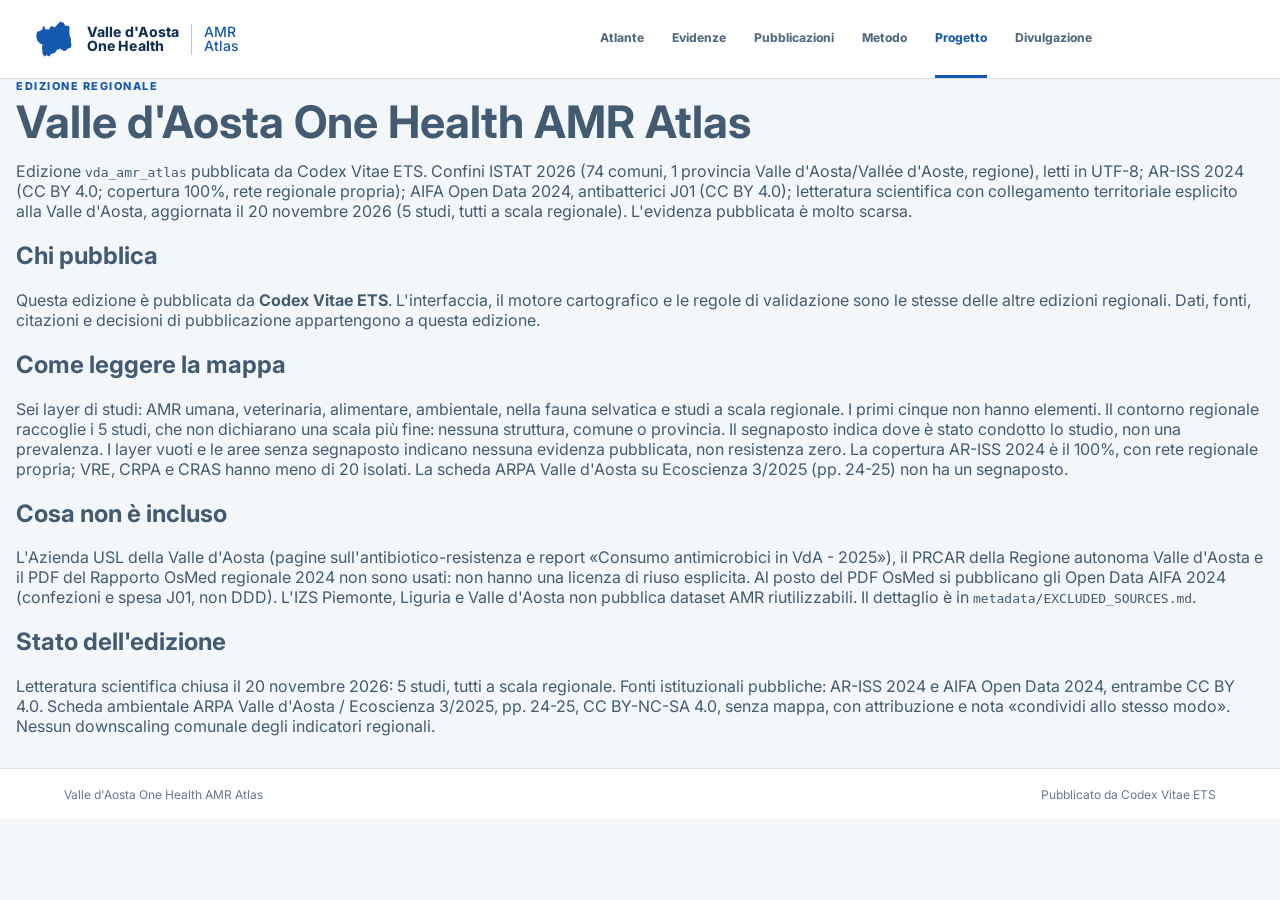
<file: about.html>
<!doctype html>
<html lang="it">
<head>
  <meta charset="utf-8"><meta name="author" content="Codex Vitae ETS">
  <meta name="viewport" content="width=device-width, initial-scale=1">
  <title>Progetto · Valle d'Aosta One Health AMR Atlas</title>
  <link rel="icon" href="data:,">
  <link rel="stylesheet" href="assets/styles.css">
  <link rel="stylesheet" href="assets/regional-base.css">
  
</head>
<body class="evidence-page">
  <header class="global-site-header">
    <div class="global-header-inner">
      <a class="global-brand" href="index.html" aria-label="Valle d'Aosta One Health AMR Atlas"><span class="brand-code brand-code-icon" style="--brand-icon:url('public/brand/vda-region-mark.svg')" aria-hidden="true">VDA</span><span class="global-brand-name">Valle d'Aosta<br>One Health</span><span class="global-brand-divider" aria-hidden="true"></span><span class="global-brand-atlas">AMR<br>Atlas</span></a>
      <nav class="global-nav" aria-label="Navigazione principale"><a href="index.html">Atlante</a><a href="evidence.html">Evidenze</a><a href="publications.html">Pubblicazioni</a><a href="methodology.html">Metodo</a><a class="active" href="about.html">Progetto</a><a href="dissemination.html">Divulgazione</a></nav>
    </div>
  </header>
  <main class="about-shell"><header class="about-hero"><p class="section-kicker">EDIZIONE REGIONALE</p><h1>Valle d'Aosta One Health AMR Atlas</h1><p>Edizione <code>vda_amr_atlas</code> pubblicata da Codex Vitae ETS. Confini ISTAT 2026 (74 comuni, 1 provincia Valle d'Aosta/Vallée d'Aoste, regione), letti in UTF-8; AR-ISS 2024 (CC BY 4.0; copertura 100%, rete regionale propria); AIFA Open Data 2024, antibatterici J01 (CC BY 4.0); letteratura scientifica con collegamento territoriale esplicito alla Valle d'Aosta, aggiornata il 20 novembre 2026 (5 studi, tutti a scala regionale). L'evidenza pubblicata è molto scarsa.</p></header><section class="about-section"><h2>Chi pubblica</h2><p>Questa edizione è pubblicata da <strong>Codex Vitae ETS</strong>. L'interfaccia, il motore cartografico e le regole di validazione sono le stesse delle altre edizioni regionali. Dati, fonti, citazioni e decisioni di pubblicazione appartengono a questa edizione.</p></section><section class="about-section"><h2>Come leggere la mappa</h2><p>Sei layer di studi: AMR umana, veterinaria, alimentare, ambientale, nella fauna selvatica e studi a scala regionale. I primi cinque non hanno elementi. Il contorno regionale raccoglie i 5 studi, che non dichiarano una scala più fine: nessuna struttura, comune o provincia. Il segnaposto indica dove è stato condotto lo studio, non una prevalenza. I layer vuoti e le aree senza segnaposto indicano nessuna evidenza pubblicata, non resistenza zero. La copertura AR-ISS 2024 è il 100%, con rete regionale propria; VRE, CRPA e CRAS hanno meno di 20 isolati. La scheda ARPA Valle d'Aosta su Ecoscienza 3/2025 (pp. 24-25) non ha un segnaposto.</p></section><section class="about-section"><h2>Cosa non è incluso</h2><p>L'Azienda USL della Valle d'Aosta (pagine sull'antibiotico-resistenza e report «Consumo antimicrobici in VdA - 2025»), il PRCAR della Regione autonoma Valle d'Aosta e il PDF del Rapporto OsMed regionale 2024 non sono usati: non hanno una licenza di riuso esplicita. Al posto del PDF OsMed si pubblicano gli Open Data AIFA 2024 (confezioni e spesa J01, non DDD). L'IZS Piemonte, Liguria e Valle d'Aosta non pubblica dataset AMR riutilizzabili. Il dettaglio è in <code>metadata/EXCLUDED_SOURCES.md</code>.</p></section><section class="about-section"><h2>Stato dell'edizione</h2><p>Letteratura scientifica chiusa il 20 novembre 2026: 5 studi, tutti a scala regionale. Fonti istituzionali pubbliche: AR-ISS 2024 e AIFA Open Data 2024, entrambe CC BY 4.0. Scheda ambientale ARPA Valle d'Aosta / Ecoscienza 3/2025, pp. 24-25, CC BY-NC-SA 4.0, senza mappa, con attribuzione e nota «condividi allo stesso modo». Nessun downscaling comunale degli indicatori regionali.</p></section></main>
  <footer><span>Valle d'Aosta One Health AMR Atlas</span><span>Pubblicato da Codex Vitae ETS</span></footer>
  <script src="atlas-config.js"></script><script src="assets/atlas-core.js"></script>
  <script data-goatcounter="https://atlanteamr.goatcounter.com/count" async src="//gc.zgo.at/count.js"></script>
</body>
</html>
</file>
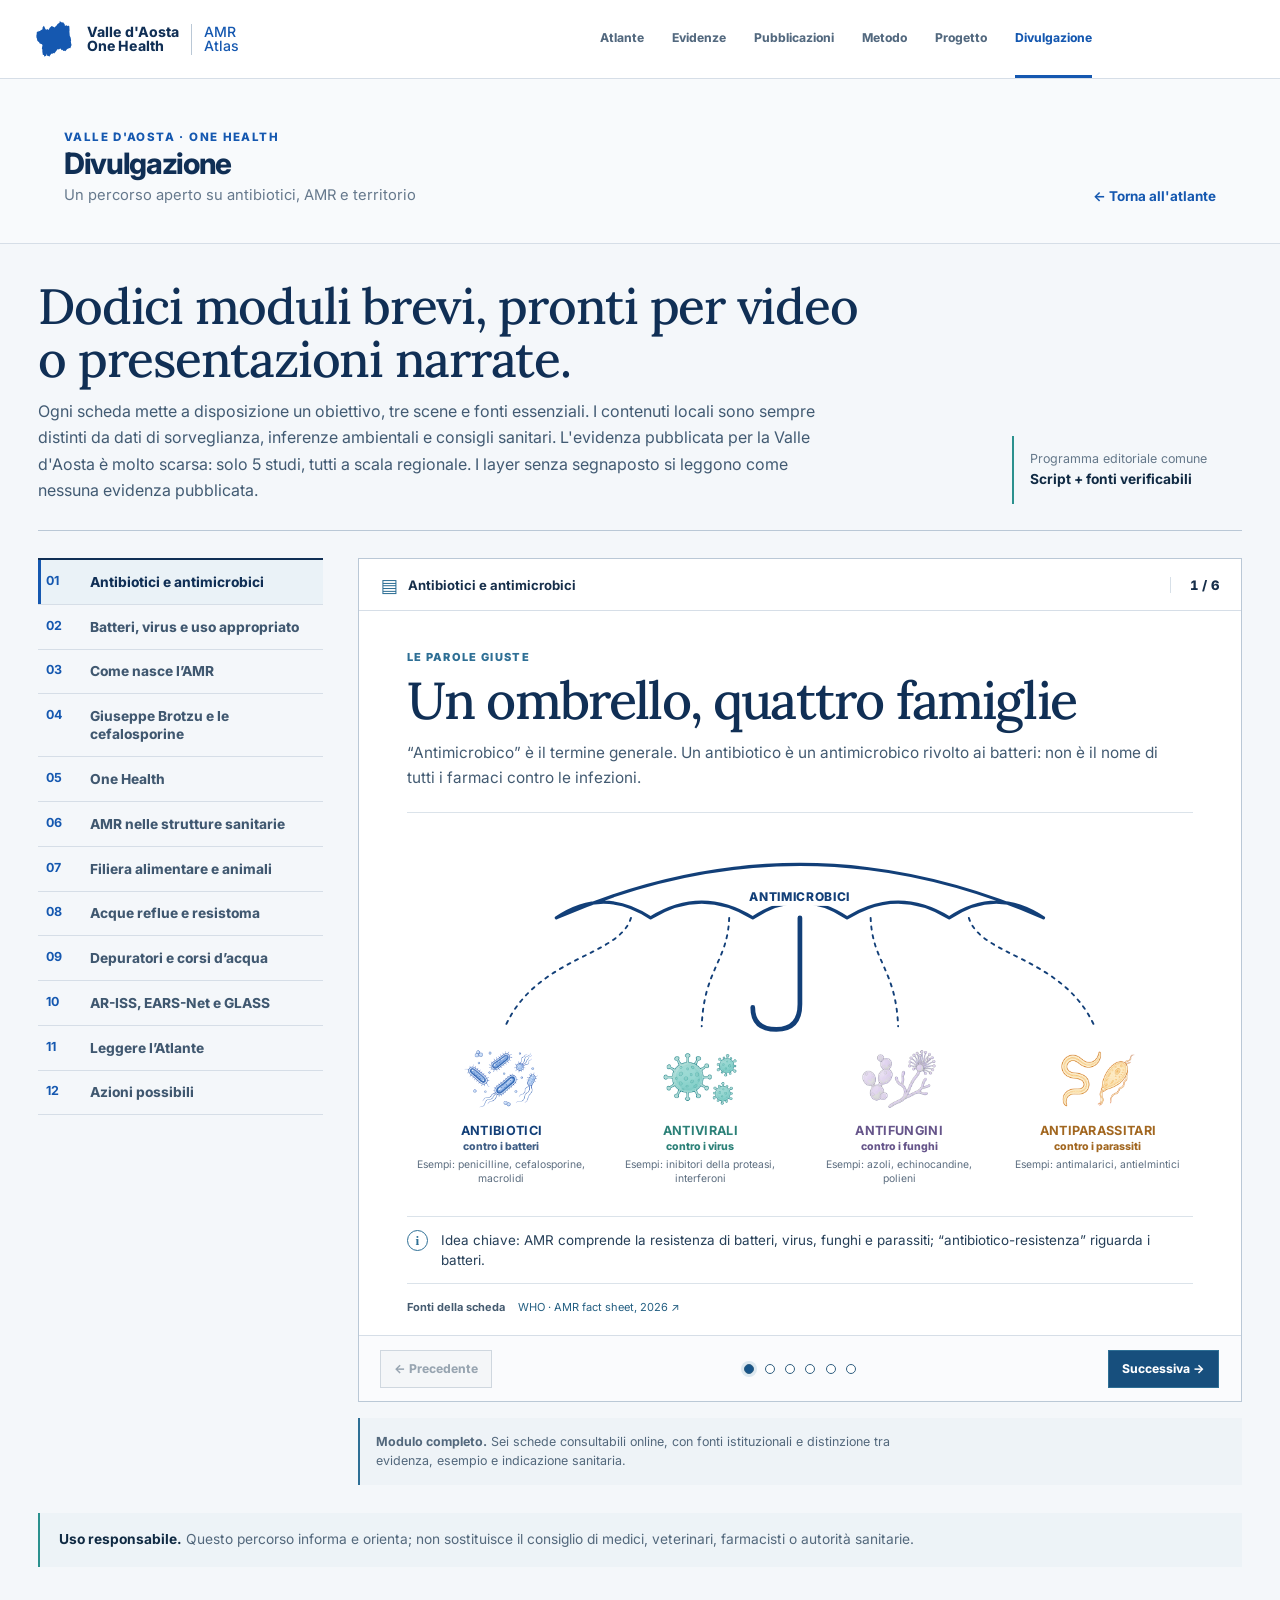
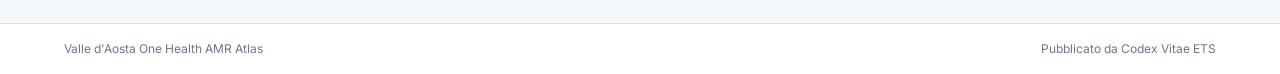
<file: dissemination.html>
<!doctype html>
<html lang="it">
<head>
  <meta charset="utf-8"><meta name="author" content="Codex Vitae ETS">
  <meta name="viewport" content="width=device-width, initial-scale=1">
  <title>Divulgazione · Valle d'Aosta One Health AMR Atlas</title>
  <link rel="icon" href="data:,">
  <link rel="stylesheet" href="assets/styles.css">
  <link rel="stylesheet" href="assets/regional-base.css">
  <script defer src="assets/outreach-module-one.js"></script>
  <script defer src="assets/outreach-module-two.js"></script>
  <script defer src="assets/outreach-modules-three-twelve.js"></script>
  <script defer src="assets/dissemination.js"></script>
</head>
<body class="evidence-page outreach-page">
  <header class="global-site-header">
    <div class="global-header-inner">
      <a class="global-brand" href="index.html" aria-label="Valle d'Aosta One Health AMR Atlas"><span class="brand-code brand-code-icon" style="--brand-icon:url('public/brand/vda-region-mark.svg')" aria-hidden="true">VDA</span><span class="global-brand-name">Valle d'Aosta<br>One Health</span><span class="global-brand-divider" aria-hidden="true"></span><span class="global-brand-atlas">AMR<br>Atlas</span></a>
      <nav class="global-nav" aria-label="Navigazione principale"><a href="index.html">Atlante</a><a href="evidence.html">Evidenze</a><a href="publications.html">Pubblicazioni</a><a href="methodology.html">Metodo</a><a href="about.html">Progetto</a><a class="active" href="dissemination.html">Divulgazione</a></nav>
    </div>
  </header>
  <header class="site-header"><div><p class="eyebrow">Valle d'Aosta · One Health</p><h1>Divulgazione</h1><p class="subtitle">Un percorso aperto su antibiotici, AMR e territorio</p></div><a class="header-back" href="index.html">← Torna all'atlante</a></header><main class="outreach-shell"><section class="outreach-intro"><div><h2>Dodici moduli brevi, pronti per video o presentazioni narrate.</h2><p>Ogni scheda mette a disposizione un obiettivo, tre scene e fonti essenziali. I contenuti locali sono sempre distinti da dati di sorveglianza, inferenze ambientali e consigli sanitari. L'evidenza pubblicata per la Valle d'Aosta è molto scarsa: solo 5 studi, tutti a scala regionale. I layer senza segnaposto si leggono come nessuna evidenza pubblicata.</p></div><p class="outreach-status">Programma editoriale comune<br><strong>Script + fonti verificabili</strong></p></section><section class="outreach-workspace" aria-label="Percorso divulgativo"><aside id="outreach-index" class="outreach-index" aria-label="Indice dei moduli"></aside><article id="outreach-detail" class="outreach-detail" aria-live="polite"></article></section><section class="outreach-footnote"><strong>Uso responsabile.</strong> Questo percorso informa e orienta; non sostituisce il consiglio di medici, veterinari, farmacisti o autorità sanitarie.</section></main>
  <footer><span>Valle d'Aosta One Health AMR Atlas</span><span>Pubblicato da Codex Vitae ETS</span></footer>
  
  <script data-goatcounter="https://atlanteamr.goatcounter.com/count" async src="//gc.zgo.at/count.js"></script>
</body>
</html>
</file>
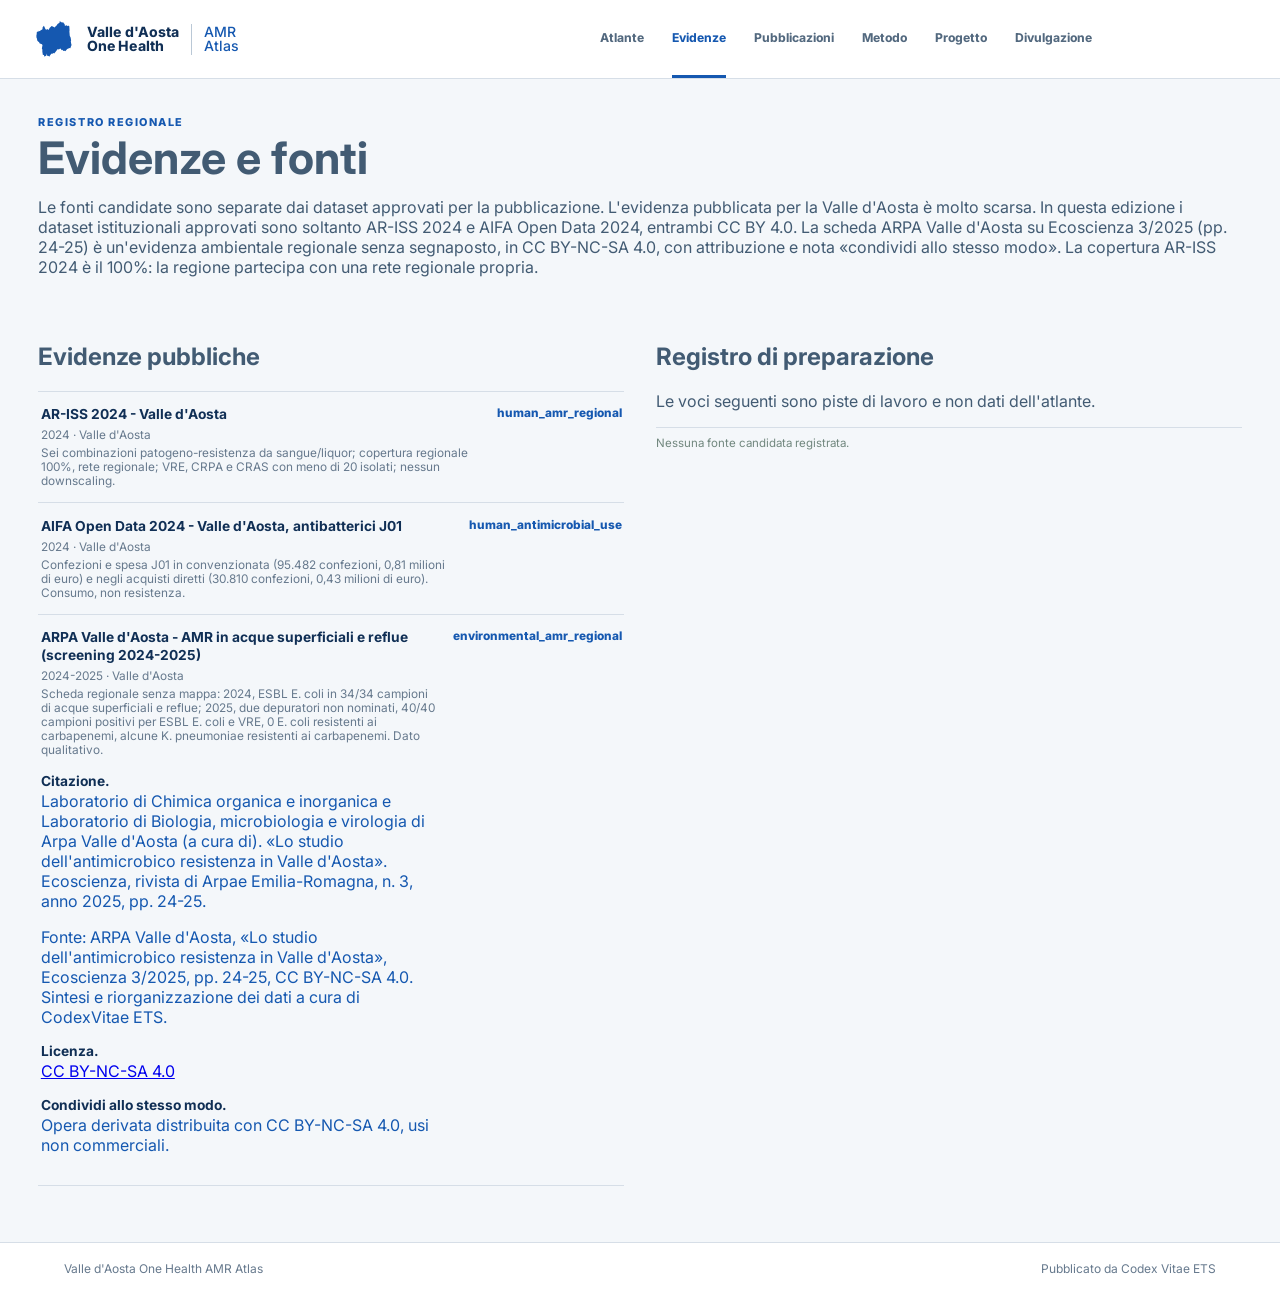
<file: evidence.html>
<!doctype html>
<html lang="it">
<head>
  <meta charset="utf-8"><meta name="author" content="Codex Vitae ETS">
  <meta name="viewport" content="width=device-width, initial-scale=1">
  <title>Evidenze · Valle d'Aosta One Health AMR Atlas</title>
  <link rel="icon" href="data:,">
  <link rel="stylesheet" href="assets/styles.css">
  <link rel="stylesheet" href="assets/regional-base.css">
  
</head>
<body class="evidence-page">
  <header class="global-site-header">
    <div class="global-header-inner">
      <a class="global-brand" href="index.html" aria-label="Valle d'Aosta One Health AMR Atlas"><span class="brand-code brand-code-icon" style="--brand-icon:url('public/brand/vda-region-mark.svg')" aria-hidden="true">VDA</span><span class="global-brand-name">Valle d'Aosta<br>One Health</span><span class="global-brand-divider" aria-hidden="true"></span><span class="global-brand-atlas">AMR<br>Atlas</span></a>
      <nav class="global-nav" aria-label="Navigazione principale"><a href="index.html">Atlante</a><a class="active" href="evidence.html">Evidenze</a><a href="publications.html">Pubblicazioni</a><a href="methodology.html">Metodo</a><a href="about.html">Progetto</a><a href="dissemination.html">Divulgazione</a></nav>
    </div>
  </header>
  <main class="evidence-shell"><header class="evidence-hero"><p class="section-kicker">REGISTRO REGIONALE</p><h1>Evidenze e fonti</h1><p>Le fonti candidate sono separate dai dataset approvati per la pubblicazione. L'evidenza pubblicata per la Valle d'Aosta è molto scarsa. In questa edizione i dataset istituzionali approvati sono soltanto AR-ISS 2024 e AIFA Open Data 2024, entrambi CC BY 4.0. La scheda ARPA Valle d'Aosta su Ecoscienza 3/2025 (pp. 24-25) è un'evidenza ambientale regionale senza segnaposto, in CC BY-NC-SA 4.0, con attribuzione e nota «condividi allo stesso modo». La copertura AR-ISS 2024 è il 100%: la regione partecipa con una rete regionale propria.</p></header><section id="evidence-root"><p>Caricamento catalogo...</p></section></main>
  <footer><span>Valle d'Aosta One Health AMR Atlas</span><span>Pubblicato da Codex Vitae ETS</span></footer>
  <script src="atlas-config.js"></script><script src="assets/atlas-core.js"></script>
  <script data-goatcounter="https://atlanteamr.goatcounter.com/count" async src="//gc.zgo.at/count.js"></script>
</body>
</html>
</file>
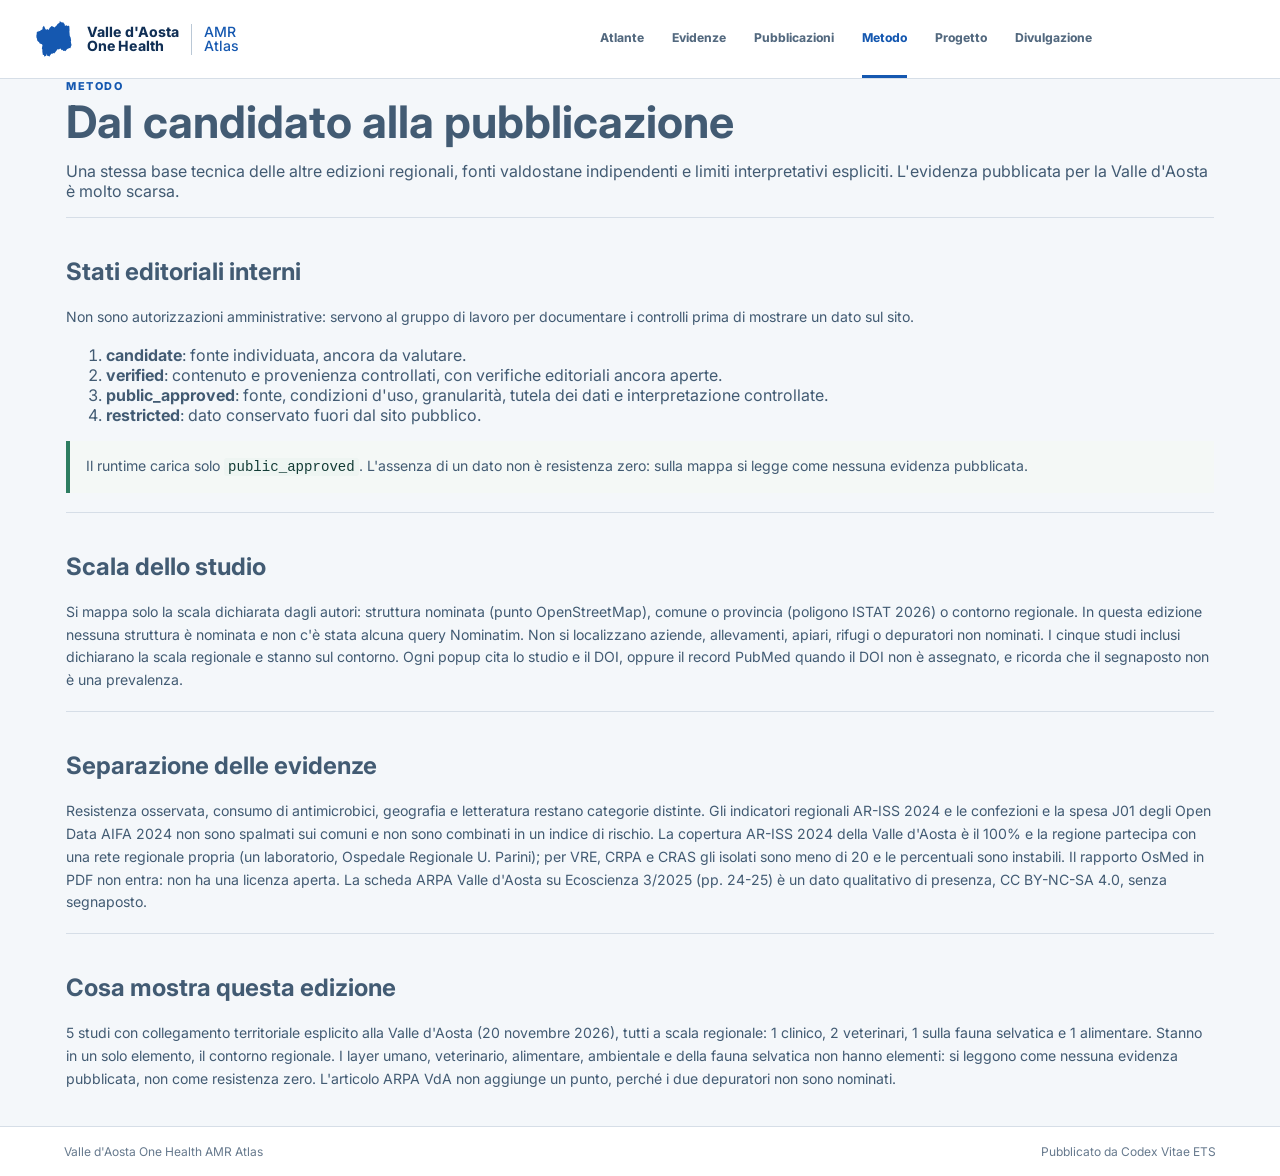
<file: methodology.html>
<!doctype html>
<html lang="it">
<head>
  <meta charset="utf-8"><meta name="author" content="Codex Vitae ETS">
  <meta name="viewport" content="width=device-width, initial-scale=1">
  <title>Metodo · Valle d'Aosta One Health AMR Atlas</title>
  <link rel="icon" href="data:,">
  <link rel="stylesheet" href="assets/styles.css">
  <link rel="stylesheet" href="assets/regional-base.css">
  
</head>
<body class="evidence-page">
  <header class="global-site-header">
    <div class="global-header-inner">
      <a class="global-brand" href="index.html" aria-label="Valle d'Aosta One Health AMR Atlas"><span class="brand-code brand-code-icon" style="--brand-icon:url('public/brand/vda-region-mark.svg')" aria-hidden="true">VDA</span><span class="global-brand-name">Valle d'Aosta<br>One Health</span><span class="global-brand-divider" aria-hidden="true"></span><span class="global-brand-atlas">AMR<br>Atlas</span></a>
      <nav class="global-nav" aria-label="Navigazione principale"><a href="index.html">Atlante</a><a href="evidence.html">Evidenze</a><a href="publications.html">Pubblicazioni</a><a class="active" href="methodology.html">Metodo</a><a href="about.html">Progetto</a><a href="dissemination.html">Divulgazione</a></nav>
    </div>
  </header>
  <main class="method-shell"><header class="method-hero"><p class="section-kicker">METODO</p><h1>Dal candidato alla pubblicazione</h1><p>Una stessa base tecnica delle altre edizioni regionali, fonti valdostane indipendenti e limiti interpretativi espliciti. L'evidenza pubblicata per la Valle d'Aosta è molto scarsa.</p></header><section class="method-section"><h2>Stati editoriali interni</h2><p>Non sono autorizzazioni amministrative: servono al gruppo di lavoro per documentare i controlli prima di mostrare un dato sul sito.</p><ol><li><strong>candidate</strong>: fonte individuata, ancora da valutare.</li><li><strong>verified</strong>: contenuto e provenienza controllati, con verifiche editoriali ancora aperte.</li><li><strong>public_approved</strong>: fonte, condizioni d'uso, granularità, tutela dei dati e interpretazione controllate.</li><li><strong>restricted</strong>: dato conservato fuori dal sito pubblico.</li></ol><p class="governance-note">Il runtime carica solo <code>public_approved</code>. L'assenza di un dato non è resistenza zero: sulla mappa si legge come nessuna evidenza pubblicata.</p></section><section class="method-section"><h2>Scala dello studio</h2><p>Si mappa solo la scala dichiarata dagli autori: struttura nominata (punto OpenStreetMap), comune o provincia (poligono ISTAT 2026) o contorno regionale. In questa edizione nessuna struttura è nominata e non c'è stata alcuna query Nominatim. Non si localizzano aziende, allevamenti, apiari, rifugi o depuratori non nominati. I cinque studi inclusi dichiarano la scala regionale e stanno sul contorno. Ogni popup cita lo studio e il DOI, oppure il record PubMed quando il DOI non è assegnato, e ricorda che il segnaposto non è una prevalenza.</p></section><section class="method-section"><h2>Separazione delle evidenze</h2><p>Resistenza osservata, consumo di antimicrobici, geografia e letteratura restano categorie distinte. Gli indicatori regionali AR-ISS 2024 e le confezioni e la spesa J01 degli Open Data AIFA 2024 non sono spalmati sui comuni e non sono combinati in un indice di rischio. La copertura AR-ISS 2024 della Valle d'Aosta è il 100% e la regione partecipa con una rete regionale propria (un laboratorio, Ospedale Regionale U. Parini); per VRE, CRPA e CRAS gli isolati sono meno di 20 e le percentuali sono instabili. Il rapporto OsMed in PDF non entra: non ha una licenza aperta. La scheda ARPA Valle d'Aosta su Ecoscienza 3/2025 (pp. 24-25) è un dato qualitativo di presenza, CC BY-NC-SA 4.0, senza segnaposto.</p></section><section class="method-section"><h2>Cosa mostra questa edizione</h2><p>5 studi con collegamento territoriale esplicito alla Valle d'Aosta (20 novembre 2026), tutti a scala regionale: 1 clinico, 2 veterinari, 1 sulla fauna selvatica e 1 alimentare. Stanno in un solo elemento, il contorno regionale. I layer umano, veterinario, alimentare, ambientale e della fauna selvatica non hanno elementi: si leggono come nessuna evidenza pubblicata, non come resistenza zero. L'articolo ARPA VdA non aggiunge un punto, perché i due depuratori non sono nominati.</p></section></main>
  <footer><span>Valle d'Aosta One Health AMR Atlas</span><span>Pubblicato da Codex Vitae ETS</span></footer>
  <script src="atlas-config.js"></script><script src="assets/atlas-core.js"></script>
  <script data-goatcounter="https://atlanteamr.goatcounter.com/count" async src="//gc.zgo.at/count.js"></script>
</body>
</html>
</file>
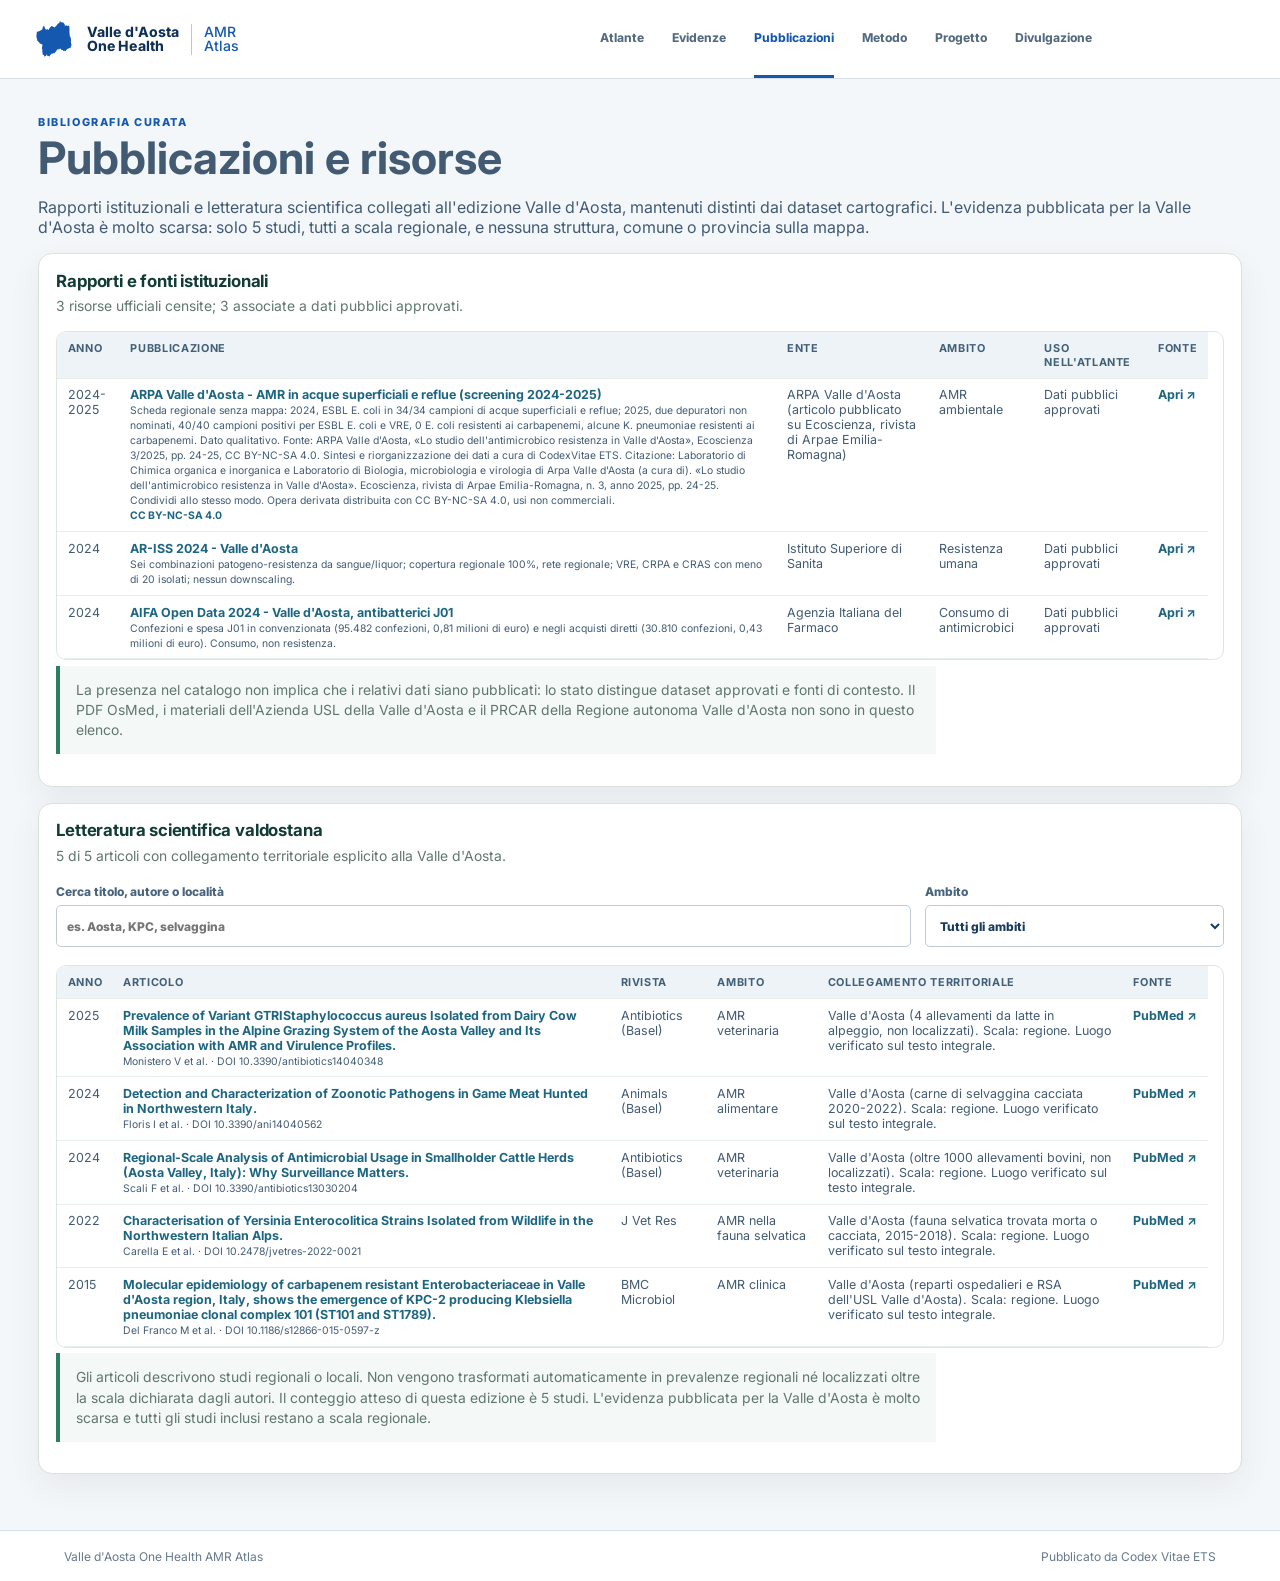
<file: publications.html>
<!doctype html>
<html lang="it">
<head>
  <meta charset="utf-8"><meta name="author" content="Codex Vitae ETS">
  <meta name="viewport" content="width=device-width, initial-scale=1">
  <title>Pubblicazioni · Valle d'Aosta One Health AMR Atlas</title>
  <link rel="icon" href="data:,">
  <link rel="stylesheet" href="assets/styles.css">
  <link rel="stylesheet" href="assets/regional-base.css">
  
</head>
<body class="evidence-page">
  <header class="global-site-header">
    <div class="global-header-inner">
      <a class="global-brand" href="index.html" aria-label="Valle d'Aosta One Health AMR Atlas"><span class="brand-code brand-code-icon" style="--brand-icon:url('public/brand/vda-region-mark.svg')" aria-hidden="true">VDA</span><span class="global-brand-name">Valle d'Aosta<br>One Health</span><span class="global-brand-divider" aria-hidden="true"></span><span class="global-brand-atlas">AMR<br>Atlas</span></a>
      <nav class="global-nav" aria-label="Navigazione principale"><a href="index.html">Atlante</a><a href="evidence.html">Evidenze</a><a class="active" href="publications.html">Pubblicazioni</a><a href="methodology.html">Metodo</a><a href="about.html">Progetto</a><a href="dissemination.html">Divulgazione</a></nav>
    </div>
  </header>
  <main class="evidence-shell"><header class="evidence-hero"><p class="section-kicker">BIBLIOGRAFIA CURATA</p><h1>Pubblicazioni e risorse</h1><p>Rapporti istituzionali e letteratura scientifica collegati all'edizione Valle d'Aosta, mantenuti distinti dai dataset cartografici. L'evidenza pubblicata per la Valle d'Aosta è molto scarsa: solo 5 studi, tutti a scala regionale, e nessuna struttura, comune o provincia sulla mappa.</p></header><section class="literature-section"><div class="data-digest-heading"><div><h2>Rapporti e fonti istituzionali</h2><p id="publication-summary">Caricamento del catalogo...</p></div></div><div class="table-wrap"><table class="literature-table"><thead><tr><th>Anno</th><th>Pubblicazione</th><th>Ente</th><th>Ambito</th><th>Uso nell'Atlante</th><th>Fonte</th></tr></thead><tbody id="publication-rows"></tbody></table></div><p class="governance-note">La presenza nel catalogo non implica che i relativi dati siano pubblicati: lo stato distingue dataset approvati e fonti di contesto. Il PDF OsMed, i materiali dell'Azienda USL della Valle d'Aosta e il PRCAR della Regione autonoma Valle d'Aosta non sono in questo elenco.</p></section><section class="literature-section"><div class="data-digest-heading"><div><h2>Letteratura scientifica valdostana</h2><p id="literature-summary">Caricamento della letteratura...</p></div></div><div class="publication-filters"><label for="literature-search">Cerca titolo, autore o località<input id="literature-search" type="search" placeholder="es. Aosta, KPC, selvaggina"></label><label for="literature-scope">Ambito<select id="literature-scope"><option value="ALL">Tutti gli ambiti</option></select></label></div><div class="table-wrap"><table class="literature-table"><thead><tr><th>Anno</th><th>Articolo</th><th>Rivista</th><th>Ambito</th><th>Collegamento territoriale</th><th>Fonte</th></tr></thead><tbody id="literature-rows"></tbody></table></div><p class="governance-note">Gli articoli descrivono studi regionali o locali. Non vengono trasformati automaticamente in prevalenze regionali né localizzati oltre la scala dichiarata dagli autori. Il conteggio atteso di questa edizione è 5 studi. L'evidenza pubblicata per la Valle d'Aosta è molto scarsa e tutti gli studi inclusi restano a scala regionale.</p></section></main>
  <footer><span>Valle d'Aosta One Health AMR Atlas</span><span>Pubblicato da Codex Vitae ETS</span></footer>
  <script src="atlas-config.js"></script><script src="assets/publications.js"></script>
  <script data-goatcounter="https://atlanteamr.goatcounter.com/count" async src="//gc.zgo.at/count.js"></script>
</body>
</html>
</file>
<file: assets/styles.css>
@import url('https://fonts.googleapis.com/css2?family=Inter:wght@400;500;600;700;800&family=Lora:wght@400;500;600;700&display=swap');
:root { color-scheme: light; font-family: Inter, ui-sans-serif, system-ui, sans-serif; }
* { box-sizing: border-box; }
body { margin: 0; color: #18302b; background: #f4f7f5; }
.site-header { display: flex; align-items: end; justify-content: space-between; gap: 1rem; padding: 1.25rem 1.5rem 1rem; background: #123b35; color: #f5fbf7; }
.eyebrow { margin: 0 0 .25rem; font-size: .72rem; letter-spacing: .12em; text-transform: uppercase; color: #abd5bf; }
h1 { margin: 0; font-size: clamp(1.8rem, 4vw, 2.8rem); line-height: 1; }
.subtitle { margin: .4rem 0 0; color: #c8e4d5; }
.status { padding: .45rem .7rem; border: 1px solid #528d73; border-radius: 999px; font-size: .78rem; white-space: nowrap; }
.site-nav { display: flex; gap: 1.35rem; align-items: center; padding: .65rem 1.5rem; background: #fff; border-bottom: 1px solid #d7e3dd; box-shadow: 0 2px 12px #17352c0b; }
.site-nav a { color: #46665c; text-decoration: none; font-size: .82rem; font-weight: 700; padding: .25rem 0; border-bottom: 2px solid transparent; }
.site-nav a:hover, .site-nav a.active { color: #123b35; border-bottom-color: #d2763b; }
main { max-width: 1500px; margin: 0 auto; padding: 0 1rem 1rem; }
.intro { padding: .8rem .25rem; color: #46665c; font-size: .9rem; }
.intro p { margin: 0; }
.atlas-grid { display: grid; grid-template-columns: 285px minmax(0, 1fr); gap: .8rem; }
#map { height: min(76vh, 780px); min-height: 520px; border: 1px solid #c9d8d0; border-radius: 14px; box-shadow: 0 14px 36px #17352c1f; }
.amr-panel { max-height: min(76vh, 780px); overflow: auto; padding: 1rem; border: 1px solid #d7e3dd; border-radius: 14px; background: #fff; box-shadow: 0 12px 32px #17352c12; }
.amr-panel h2 { margin: 0; color: #123b35; }
.amr-panel h3 { margin: 1.4rem 0 .5rem; font-size: .8rem; text-transform: uppercase; letter-spacing: .08em; color: #60776e; }
.panel-note { color: #60776e; font-size: .82rem; line-height: 1.4; }
.amr-panel label { display: block; margin: 1rem 0 .35rem; font-size: .8rem; font-weight: 600; }
.amr-panel select { width: 100%; padding: .5rem; border: 1px solid #b8cec3; border-radius: 6px; background: #f8fbf9; }
.amr-state { margin-top: 1rem; padding: .7rem .75rem; border-left: 3px solid #d2763b; border-radius: 0 8px 8px 0; background: #fff7ef; color: #4f3f2a; font-size: .8rem; line-height: 1.45; }
.dashboard-tools { display: flex; align-items: center; justify-content: space-between; gap: .5rem; margin-top: .65rem; }
.dashboard-tools button { border: 1px solid #9bb9aa; background: #fff; color: #1d6682; padding: .35rem .5rem; border-radius: 4px; cursor: pointer; font-size: .72rem; font-weight: 800; }
.dashboard-tools button:hover, .dashboard-tools button:focus-visible { border-color: #1d6682; background: #f2f8fb; }
#filter-status { color: #71877e; font-size: .7rem; text-align: right; }
.dashboard-metrics { display: grid; grid-template-columns: 1fr 1fr; gap: .55rem; margin-top: .7rem; }
.dashboard-metrics div { padding: .6rem .65rem; border-top: 2px solid #2f78b7; background: #f5fafc; }
.dashboard-metrics strong { display: block; color: #123b35; font-size: 1.15rem; }
.dashboard-metrics span { display: block; color: #60776e; font-size: .67rem; }
.filtered-evidence { margin-top: 1rem; padding-top: .75rem; border-top: 1px solid #d7e3dd; }
.filtered-heading { display: flex; justify-content: space-between; align-items: baseline; gap: .5rem; }
.filtered-heading h3 { margin: 0; }
#filtered-count { color: #71877e; font-size: .7rem; }
.filtered-row { display: flex; justify-content: space-between; gap: .5rem; padding: .55rem 0; border-bottom: 1px solid #e3ece7; color: #1d6682; text-decoration: none; }
.filtered-row:hover { background: #f5fafc; }
.filtered-row strong { display: block; color: #21443a; font-size: .75rem; }
.filtered-row small { display: block; margin-top: .14rem; color: #71877e; font-size: .67rem; line-height: 1.25; }
.filtered-row em { flex: 0 0 auto; color: #1d6682; font-size: .64rem; font-style: normal; font-weight: 800; text-align: right; }
.empty-filter, .more-filter { margin: .55rem 0; color: #71877e; font-size: .72rem; line-height: 1.35; }
.layer-hint { display: grid; gap: .45rem; }
.layer-hint p { margin: 0; }
.layer-hint button { width: 100%; border: 1px solid #65a4ce; border-radius: 4px; background: #0b3a6b; color: #dff6fb; padding: .48rem .55rem; cursor: pointer; font: inherit; font-size: .68rem; font-weight: 800; text-align: left; }
.layer-hint button:hover, .layer-hint button:focus-visible { background: #10487d; outline: 0; }
.layer-hint.compact { margin-top: .65rem; padding-top: .65rem; border-top: 1px solid #ffffff1f; }
.evidence-card { margin-top: .6rem; padding: .75rem; border: 1px solid #dbe7df; border-radius: 10px; background: linear-gradient(180deg, #ffffff 0%, #f7faf8 100%); font-size: .78rem; line-height: 1.45; box-shadow: 0 1px 0 #ffffff inset; }
.evidence-card strong { display: block; margin-bottom: .2rem; color: #123b35; font-size: .82rem; }
.evidence-card small { color: #657a71; }
.evidence-table { width: 100%; margin-top: .45rem; border-collapse: collapse; font-size: .7rem; }
.evidence-table th, .evidence-table td { padding: .18rem; text-align: left; border-bottom: 1px solid #dbe7df; }
.source-links { padding-left: 1.1rem; margin: 0; font-size: .85rem; line-height: 1.8; }
.literature-section { margin-top: 1rem; padding: 1.05rem; border: 1px solid #d7e3dd; border-radius: 14px; background: #fff; box-shadow: 0 12px 32px #17352c12; }
.literature-section h2 { margin: 0; font-size: 1.05rem; color: #123b35; letter-spacing: -.01em; }
.literature-section p { margin: .35rem 0 .9rem; max-width: 880px; color: #60776e; font-size: .87rem; line-height: 1.45; }
.table-wrap { max-height: 360px; overflow: auto; border: 1px solid #dbe7df; border-radius: 10px; background: #fff; scrollbar-gutter: stable; scrollbar-width: auto; scrollbar-color: #3d6f8c #e4edf3; }
.table-wrap::-webkit-scrollbar { width: 14px; height: 14px; }
.table-wrap::-webkit-scrollbar-track { background: #e4edf3; }
.table-wrap::-webkit-scrollbar-thumb { background: #3d6f8c; border-radius: 8px; border: 2px solid #e4edf3; }
.evidence-page .table-wrap { max-height: none; overflow-x: auto; overflow-y: visible; }
.literature-table { width: 100%; border-collapse: separate; border-spacing: 0; font-size: .78rem; background: #fff; }
.literature-table th, .literature-table td { padding: .55rem .65rem; text-align: left; vertical-align: top; border-bottom: 1px solid #e7efe9; }
.literature-table th { position: sticky; top: 0; background: #f1f6f3; color: #31574e; font-size: .68rem; text-transform: uppercase; letter-spacing: .06em; font-weight: 700; }
.literature-table tbody tr:hover { background: #f8fbf9; }
.literature-table a { color: #1d6682; font-weight: 700; text-decoration: none; }
.table-action, .inline-action { display: inline-block; margin-top: .35rem; color: #1d6682; font-weight: 800; text-decoration: none; }
.literature-table th:last-child, .literature-table td:last-child { white-space: nowrap; }
.evidence-card#literature-card { border: 0; padding-left: 0; padding-right: 0; background: transparent; box-shadow: none; }
.evidence-page { background: #f5f8f7; }
.header-back { color: #e8f5ee; font-weight: 700; text-decoration: none; font-size: .84rem; }
.evidence-shell { max-width: 1220px; margin: 0 auto; padding: 2rem 1.25rem 3rem; }
.back-link { display: inline-block; color: #1d6682; font-size: .82rem; font-weight: 800; text-decoration: none; margin-bottom: 1.3rem; }
.evidence-heading { display: flex; justify-content: space-between; gap: 2rem; align-items: end; padding-bottom: 1.55rem; border-bottom: 1px solid #cfded7; }
.section-kicker { margin: 0 0 .45rem; color: #c16f24; font-size: .68rem; font-weight: 800; letter-spacing: .14em; }
.evidence-heading h2 { max-width: 820px; margin: 0; color: #123b35; font-size: clamp(1.8rem, 4vw, 3.1rem); letter-spacing: -.035em; line-height: 1.06; }
.evidence-subtitle { margin: .65rem 0 0; color: #60776e; font-size: 1rem; }
.tag-list { display: flex; flex-wrap: wrap; justify-content: flex-end; gap: .4rem; }
.tag-list span { padding: .35rem .55rem; border: 1px solid #cbded4; color: #31574e; background: #fff; border-radius: 4px; font-size: .72rem; font-weight: 700; }
.evidence-layout { display: grid; grid-template-columns: minmax(0, 1fr) 285px; gap: 2.4rem; padding-top: 1.8rem; }
.evidence-article { min-width: 0; }
.evidence-article section { padding: 0 0 1.6rem; margin-bottom: 1.55rem; border-bottom: 1px solid #d7e3dd; }
.evidence-article h3, .directory-layout h3 { margin: 0 0 .7rem; color: #123b35; font-size: 1.05rem; }
.evidence-article p { max-width: 780px; margin: .45rem 0; color: #46665c; line-height: 1.65; }
.callout { padding: .8rem 1rem; border-left: 3px solid #d2763b; background: #fffaf4; color: #4f3f2a !important; }
.fact-list { margin: 0; display: grid; gap: .7rem; }
.fact-list div { display: grid; grid-template-columns: 150px 1fr; gap: 1rem; padding-bottom: .55rem; border-bottom: 1px solid #e3ece7; }
.fact-list dt { color: #71877e; font-size: .72rem; text-transform: uppercase; letter-spacing: .06em; font-weight: 800; }
.fact-list dd { margin: 0; color: #21443a; font-size: .88rem; }
.evidence-rail { display: flex; flex-direction: column; gap: .85rem; }
.source-box { padding: 1rem; border-top: 3px solid #2f78b7; background: #fff; box-shadow: 0 8px 20px #17352c0d; }
.source-box h3 { margin: 0 0 .65rem; color: #123b35; font-size: .82rem; text-transform: uppercase; letter-spacing: .07em; }
.source-box p { margin: .35rem 0; color: #60776e; font-size: .82rem; line-height: 1.45; }
.source-link { display: inline-block; margin-top: .55rem; color: #1d6682; font-size: .82rem; font-weight: 800; text-decoration: none; }
.button-link { display: inline-block; margin-top: .65rem; padding: .5rem .75rem; border: 1px solid #2f78b7; color: #1d6682; font-size: .78rem; font-weight: 800; text-decoration: none; background: #f7fbfd; }
.metric-grid { display: grid; grid-template-columns: repeat(3, minmax(0, 1fr)); gap: .7rem; }
.metric-grid div { padding: .9rem; background: #fff; border-top: 3px solid #2f78b7; }
.metric-grid strong { display: block; color: #123b35; font-size: 1.45rem; }
.metric-grid span { display: block; margin-top: .2rem; color: #60776e; font-size: .75rem; line-height: 1.3; }
.result-table-wrap { overflow: auto; background: #fff; border: 1px solid #d7e3dd; }
.result-table { width: 100%; border-collapse: collapse; font-size: .78rem; }
.result-table th, .result-table td { padding: .55rem .65rem; text-align: left; border-bottom: 1px solid #e2ece7; }
.result-table th { background: #eef5f2; color: #31574e; font-size: .68rem; text-transform: uppercase; letter-spacing: .05em; }
.directory-layout { display: grid; grid-template-columns: 1fr 1fr; gap: 2rem; padding-top: 1.8rem; }
.directory-list { display: flex; flex-direction: column; border-top: 1px solid #cfded7; }
.directory-row { display: flex; justify-content: space-between; gap: 1rem; padding: .9rem .15rem; border-bottom: 1px solid #d7e3dd; color: #1d6682; text-decoration: none; }
.directory-row strong { display: block; color: #123b35; font-size: .86rem; line-height: 1.3; }
.directory-row small { display: block; margin-top: .25rem; color: #71877e; font-size: .74rem; }
.directory-row > span:last-child { flex: 0 0 auto; font-size: .74rem; font-weight: 800; }
.loading-state, .empty-state { padding: 3rem 0; color: #60776e; }
.method-shell { max-width: 1180px; }
.method-grid { display: grid; grid-template-columns: repeat(4, minmax(0, 1fr)); gap: .85rem; padding: 1.4rem 0 1rem; }
.method-grid article { padding: 1rem; border-top: 3px solid #2f78b7; background: #fff; box-shadow: 0 8px 20px #17352c0d; }
.method-grid h3, .method-section h3 { margin: 0 0 .65rem; color: #123b35; font-size: .95rem; }
.method-grid p, .method-section p { margin: 0; color: #46665c; font-size: .88rem; line-height: 1.62; }
.method-section { padding: 1.2rem 0; border-top: 1px solid #d7e3dd; }
.method-section.two-col { display: grid; grid-template-columns: 1fr 1fr; gap: 2rem; }
.method-table-wrap { overflow: auto; border: 1px solid #d7e3dd; background: #fff; }
.method-section code { padding: .08rem .25rem; background: #eef5f2; color: #123b35; border-radius: 3px; }
.method-section-heading { max-width: 760px; }
.method-section-heading h3 { margin: .2rem 0 .45rem; font-size: 1.08rem; color: #123b35; }
.efsa-method { border-top: 1px solid #cbded7; }
.threshold-scale { display: grid; grid-template-columns: repeat(8, minmax(0, 1fr)); gap: .25rem; margin: 1rem 0; }
.threshold-scale span { min-height: 64px; padding: .6rem .45rem; display: flex; flex-direction: column; justify-content: center; gap: .25rem; color: #082f2c; font-size: .72rem; font-weight: 850; line-height: 1.15; text-transform: uppercase; background: linear-gradient(180deg, #eef8f2, #c8ead5); border: 1px solid #d7e3dd; }
.threshold-scale span:nth-child(2) { background: #edf8ef; }
.threshold-scale span:nth-child(3) { background: #d9f0d3; }
.threshold-scale span:nth-child(4) { background: #b7e3b1; }
.threshold-scale span:nth-child(5) { background: #fee08b; }
.threshold-scale span:nth-child(6) { background: #fdae61; }
.threshold-scale span:nth-child(7) { background: #f46d43; color: #fff; }
.threshold-scale span:nth-child(8) { background: #a50026; color: #fff; }
.threshold-scale small { font-size: .68rem; font-weight: 650; text-transform: none; opacity: .82; }
.threshold-scale .threshold-muted { background: #eef2f3; color: #61736f; }
.method-note-grid { display: grid; grid-template-columns: repeat(3, minmax(0, 1fr)); gap: .85rem; margin-top: .85rem; }
.method-note-grid article { padding: .9rem; background: #fff; border-left: 3px solid #2f78b7; box-shadow: 0 8px 20px #17352c0d; }
.method-note-grid h4 { margin: 0 0 .45rem; color: #123b35; font-size: .86rem; }
.method-links { margin-top: .9rem !important; font-size: .8rem !important; }
.method-links a { color: #087d9c; font-weight: 750; text-decoration: none; }
.method-links a:hover { text-decoration: underline; }
.glass-method { border-top-color: #d3dfec; }
.glass-grid article { border-left-color: #315f9e; }
.glass-indicators { display: grid; grid-template-columns: repeat(3, minmax(0, 1fr)); gap: .85rem; margin-top: .9rem; }
.glass-indicators span { padding: .9rem; background: #f6f9fd; border: 1px solid #d8e4f0; color: #46657f; font-size: .8rem; line-height: 1.48; }
.glass-indicators strong { color: #143b60; font-size: .78rem; letter-spacing: .05em; text-transform: uppercase; }
@media (max-width: 900px) { .atlas-grid { grid-template-columns: 1fr; } .amr-panel { order: 2; } #map { order: 1; } }
footer { display: flex; justify-content: space-between; gap: 1rem; padding: .75rem .25rem; color: #60776e; font-size: .75rem; }
.leaflet-control-layers, .leaflet-popup-content-wrapper { border-radius: 10px; }
.leaflet-control-layers { border: 1px solid #d7e3dd !important; box-shadow: 0 8px 24px #17352c24 !important; font-size: .78rem; }
.leaflet-control-layers label { line-height: 1.35; margin: .18rem 0; }
.layer-group-label { font-weight: 700; color: #244f68; }
.layer-swatch { display: inline-block; width: .62rem; height: .62rem; margin: 0 .35rem 0 .1rem; border-radius: 999px; vertical-align: -1px; box-shadow: 0 0 0 1px #ffffff, 0 0 0 2px #0000001f; }
@media (max-width: 700px) { .site-header, footer { align-items: flex-start; flex-direction: column; } #map { min-height: 470px; } }
@media (max-width: 760px) { .site-nav { gap: .85rem; padding-inline: 1rem; overflow-x: auto; } .site-header { padding-inline: 1rem; } .evidence-heading { display: block; } .tag-list { justify-content: flex-start; margin-top: 1rem; } .evidence-layout, .directory-layout { grid-template-columns: 1fr; gap: 1.2rem; } .fact-list div { grid-template-columns: 1fr; gap: .2rem; } .metric-grid { grid-template-columns: 1fr; } .evidence-shell { padding-inline: 1rem; } }

/* Public atlas dashboard: scoped so evidence pages keep their editorial layout. */
body.atlas-dashboard { min-height: 100vh; background: #edf2f7; color: #15314f; }
.atlas-dashboard .dashboard-shell { min-height: 100vh; display: grid; grid-template-columns: 292px minmax(0, 1fr); }
.atlas-dashboard .dashboard-sidebar { position: sticky; top: 0; height: 100vh; overflow: hidden; display: flex; flex-direction: column; background: #062c56; color: #f4f9ff; box-shadow: 12px 0 32px #07213a1f; z-index: 20; }
.atlas-brand { display: flex; align-items: center; gap: .85rem; min-height: 104px; padding: 1.55rem 1.65rem 1.25rem; color: #fff; text-decoration: none; border-bottom: 1px solid #ffffff20; }
.atlas-brand strong { display: block; font-size: 1.02rem; line-height: 1.04; letter-spacing: -.025em; }
.atlas-brand small { display: block; margin-top: .26rem; color: #82d9e6; font-size: .7rem; letter-spacing: .12em; font-weight: 800; text-transform: uppercase; }
.brand-mark { width: 33px; height: 45px; display: grid; grid-template-columns: repeat(3, 1fr); grid-auto-rows: 8px; gap: 3px; transform: rotate(8deg); }
.brand-mark i { display: block; border-radius: 2px; background: #49c8db; }
.brand-mark i:nth-child(1), .brand-mark i:nth-child(3), .brand-mark i:nth-child(7) { opacity: .35; }
.brand-mark i:nth-child(2) { grid-column: 2 / 4; }.brand-mark i:nth-child(4) { grid-column: 1 / 3; }.brand-mark i:nth-child(5) { grid-column: 2 / 4; }.brand-mark i:nth-child(6) { grid-column: 1 / 3; }
.sidebar-scroll { overflow: auto; padding: 1.6rem 1.35rem 2rem; scrollbar-color: #4b769c #062c56; }
.sidebar-kicker, .atlas-dashboard .rail-kicker { margin: 0 0 .7rem; color: #5bd3e3; font-size: .66rem; font-weight: 800; letter-spacing: .16em; text-transform: uppercase; }
.atlas-dashboard .panel-note { margin: 0 0 1.25rem; color: #b5c9df; font-size: .76rem; line-height: 1.48; }
.atlas-dashboard .dashboard-sidebar label { display: block; color: #e7f1fb; margin: 1.05rem 0 .42rem; font-size: .72rem; font-weight: 750; }
.atlas-dashboard .dashboard-sidebar select { appearance: none; width: 100%; min-height: 40px; border: 1px solid #6d9bbf; border-radius: 5px; background: #0b3a6b; color: #f3f8ff; padding: .55rem .65rem; font-size: .78rem; font-family: inherit; }
.atlas-dashboard .dashboard-sidebar select:focus-visible { outline: 2px solid #55d0df; outline-offset: 2px; }
.atlas-dashboard .dashboard-sidebar option { color: #15314f; background: #fff; }
.atlas-dashboard .amr-panel { max-height: none; overflow: visible; padding: 0; border: 0; border-radius: 0; background: transparent; box-shadow: none; color: #f3f8ff; }
.atlas-dashboard .amr-panel h2 { display: none; }
.atlas-dashboard .amr-panel h3 { color: #91b6d5; font-size: .67rem; letter-spacing: .13em; }
.atlas-dashboard .amr-panel label { color: #e7f1fb; margin: 1.05rem 0 .42rem; font-size: .72rem; font-weight: 750; }
.atlas-dashboard .amr-panel select { appearance: none; min-height: 40px; border: 1px solid #6d9bbf; border-radius: 5px; background: #0b3a6b; color: #f3f8ff; padding: .55rem .65rem; font-size: .78rem; }
.atlas-dashboard .amr-panel option { color: #15314f; background: #fff; }
.atlas-dashboard .amr-state { margin-top: .85rem; border-left: 2px solid #4dc6d9; border-radius: 0; background: #0a3968; color: #d9ebfb; font-size: .73rem; }
.atlas-dashboard .dashboard-tools { margin-top: .7rem; align-items: flex-start; }
.atlas-dashboard .dashboard-tools button { border-color: #65a4ce; border-radius: 4px; background: transparent; color: #dff6fb; }
.atlas-dashboard .dashboard-tools button:hover { background: #0b3a6b; }
.atlas-dashboard #filter-status { color: #9ebbd6; font-size: .64rem; }
.atlas-dashboard .dashboard-metrics { gap: .4rem; margin-top: .9rem; }
.atlas-dashboard .dashboard-metrics div { padding: .62rem; border-top: 2px solid #55d0df; background: #0b3a6b; }
.atlas-dashboard .dashboard-metrics strong { color: #fff; font-size: 1.12rem; }.atlas-dashboard .dashboard-metrics span { color: #b9cce0; font-size: .64rem; }
.atlas-dashboard .time-profile { margin-top: 1rem; padding-top: .85rem; border-top: 1px solid #ffffff1f; }
.atlas-dashboard .filtered-heading { color: #d8eafa; }.atlas-dashboard #filtered-count, .atlas-dashboard .time-profile .filtered-heading span { color: #8eb3d4; font-size: .66rem; }
.time-distribution { display: grid; gap: .42rem; margin-top: .6rem; }
.time-row { display: grid; grid-template-columns: 62px minmax(0, 1fr) 16px; gap: .42rem; align-items: center; color: #b9cde0; font-size: .63rem; }
.time-row i { display: block; height: 6px; overflow: hidden; background: #1b4c79; border-radius: 10px; }.time-row b { display: block; height: 100%; min-width: 2px; background: #4bc9d9; border-radius: inherit; }.time-row strong { color: #e5f7fa; font-size: .65rem; text-align: right; }
.atlas-dashboard .filtered-evidence { margin-top: 1rem; border-color: #ffffff1f; }.atlas-dashboard .filtered-row { width: 100%; align-items: flex-start; padding: .58rem 0; border: 0; border-bottom: 1px solid #ffffff16; background: transparent; color: inherit; cursor: pointer; text-align: left; font-family: inherit; }.atlas-dashboard .filtered-row:hover { background: #0b3a6b; }.atlas-dashboard .filtered-row strong { color: #eef8ff; }.atlas-dashboard .filtered-row small { color: #9cb9d3; }.atlas-dashboard .filtered-row em { color: #67d1df; }
.atlas-dashboard .empty-filter, .atlas-dashboard .more-filter { color: #a9c0d7; }.atlas-dashboard .evidence-card { border-color: #ffffff1e; border-radius: 5px; background: #0b3a6b; box-shadow: none; color: #dceaf7; }.atlas-dashboard .evidence-card strong { color: #fff; }.atlas-dashboard .evidence-card small { color: #b7cae0; }.atlas-dashboard .evidence-table th, .atlas-dashboard .evidence-table td { border-color: #ffffff1d; }.atlas-dashboard .source-links { color: #dceafa; }.atlas-dashboard .source-links a { color: #74d7e3; }
.atlas-dashboard .dashboard-workspace { min-width: 0; }.atlas-dashboard .workspace-topbar { height: 65px; display: flex; align-items: center; justify-content: space-between; gap: 1rem; padding: 0 2.15rem; background: #fff; border-bottom: 1px solid #dbe5ef; }.atlas-dashboard .workspace-nav { display: flex; gap: 1.55rem; height: 100%; align-items: center; }.atlas-dashboard .workspace-nav a { height: 100%; display: flex; align-items: center; border-bottom: 3px solid transparent; color: #5a7189; text-decoration: none; font-size: .78rem; font-weight: 750; }.atlas-dashboard .workspace-nav a.active, .atlas-dashboard .workspace-nav a:hover { color: #0c5078; border-bottom-color: #46bfd0; }.atlas-dashboard .status { border-color: #c9dce9; color: #48657f; background: #f8fbfd; }
.atlas-dashboard .workspace-main { max-width: none; margin: 0; padding: 2rem 2.15rem 1.2rem; }.atlas-dashboard .intro { display: flex; justify-content: space-between; align-items: end; gap: 2rem; padding: 0 0 1.5rem; }.atlas-dashboard .intro h1 { color: #10375c; font-size: clamp(1.85rem, 3vw, 2.65rem); letter-spacing: -.04em; }.atlas-dashboard .intro > p:last-child { max-width: 500px; margin: 0; color: #667f96; font-size: .83rem; line-height: 1.55; }.atlas-dashboard .section-kicker { color: #1595aa; }
.atlas-dashboard .overview-strip { display: grid; grid-template-columns: repeat(5, minmax(0, 1fr)); gap: .65rem; margin: 0 0 1rem; }
.atlas-dashboard .overview-strip div { padding: .85rem .9rem; border: 1px solid #d5e1eb; border-radius: 8px; background: #fff; box-shadow: 0 10px 24px #183a5a0a; }
.atlas-dashboard .overview-strip strong { display: block; color: #10375c; font-size: 1.28rem; line-height: 1; }
.atlas-dashboard .overview-strip span { display: block; margin-top: .35rem; color: #667f96; font-size: .68rem; font-weight: 800; letter-spacing: .04em; text-transform: uppercase; }
.atlas-dashboard .atlas-grid { display: grid; grid-template-columns: minmax(0, 1fr) 285px; gap: 1rem; }.atlas-dashboard .map-stage { min-width: 0; overflow: hidden; border: 1px solid #d5e1eb; border-radius: 8px; background: #fff; box-shadow: 0 14px 32px #183a5a10; }.atlas-dashboard #map { height: min(65vh, 650px); min-height: 520px; border: 0; border-radius: 0; box-shadow: none; }.atlas-dashboard .results-rail { padding: 1.25rem; background: #fff; border: 1px solid #d5e1eb; border-radius: 8px; box-shadow: 0 14px 32px #183a5a0d; }.atlas-dashboard .results-rail h2 { margin: 0 0 .85rem; color: #133b60; font-size: .96rem; }.selected-evidence { color: #617a91; font-size: .78rem; line-height: 1.55; }.selected-evidence p { margin: 0 0 .85rem; }.selected-evidence h3 { margin: 0 0 .45rem; color: #174a70; font-size: .88rem; }.selected-evidence dl { display: grid; gap: .5rem; margin: .9rem 0 0; }.selected-evidence dl div { padding-top: .5rem; border-top: 1px solid #e5edf3; }.selected-evidence dt { color: #7890a5; font-size: .63rem; font-weight: 800; letter-spacing: .07em; text-transform: uppercase; }.selected-evidence dd { margin: .14rem 0 0; color: #345a78; font-size: .72rem; }.rail-link { display: inline-flex; gap: .5rem; align-items: center; margin-top: 1rem; color: #087d9c; font-size: .75rem; font-weight: 800; text-decoration: none; }.rail-link span { font-size: 1rem; }
.atlas-dashboard .temporal-strip { display: flex; justify-content: space-between; gap: 2rem; align-items: end; margin-top: 1rem; padding: 1.25rem 1.4rem; background: #e8f4f7; border-left: 3px solid #48c0d0; }.atlas-dashboard .temporal-strip h2 { margin: 0; color: #153e62; font-size: 1rem; }.atlas-dashboard .temporal-strip p:last-child { max-width: 500px; margin: 0; color: #638096; font-size: .76rem; line-height: 1.45; }
.atlas-dashboard .data-digest { margin-top: 1rem; padding: 1.25rem 1.4rem; border: 1px solid #d5e1eb; border-radius: 8px; background: #fff; box-shadow: 0 10px 28px #183a5a0b; }
.atlas-dashboard .data-digest-heading { display: flex; align-items: end; justify-content: space-between; gap: 1rem; padding-bottom: .85rem; border-bottom: 1px solid #e2ebf2; }
.atlas-dashboard .data-digest-heading h2 { margin: 0; color: #143b60; font-size: 1rem; letter-spacing: -.01em; }
.atlas-dashboard .data-digest-heading a { color: #087d9c; font-size: .74rem; font-weight: 800; text-decoration: none; }
.atlas-dashboard .digest-grid { display: grid; grid-template-columns: minmax(0, 1.35fr) minmax(280px, .65fr); gap: 1rem; padding-top: 1rem; }
.atlas-dashboard .digest-group { min-width: 0; }
.atlas-dashboard .digest-group h3 { margin: 0 0 .6rem; color: #6a8197; font-size: .68rem; font-weight: 850; letter-spacing: .11em; text-transform: uppercase; }
.atlas-dashboard .data-digest .evidence-card { margin-top: .5rem; border: 1px solid #e0e8ef; border-radius: 6px; background: #f9fbfd; color: #385b78; box-shadow: none; }
.atlas-dashboard .data-digest .evidence-card strong { color: #143b60; font-size: .8rem; }
.atlas-dashboard .data-digest .evidence-card small { color: #657e95; }
.atlas-dashboard .data-digest .evidence-table th, .atlas-dashboard .data-digest .evidence-table td { border-color: #dfe8ef; }
.atlas-dashboard .source-panel { margin-top: .9rem; border-top: 1px solid #e2ebf2; color: #4c6a84; }
.atlas-dashboard .source-panel summary { padding-top: .85rem; cursor: pointer; color: #143b60; font-size: .78rem; font-weight: 850; }
.atlas-dashboard .source-panel .source-links { columns: 2; column-gap: 2rem; margin-top: .65rem; color: #4d6b85; font-size: .78rem; }
.atlas-dashboard .source-panel .source-links a { color: #087d9c; }
.atlas-dashboard .benchmark-links { margin-top: .9rem; padding: .85rem; border: 1px solid #d8e7ee; border-radius: 6px; background: #f6fbfd; font-size: .76rem; line-height: 1.5; }
.atlas-dashboard .benchmark-links strong { display: block; color: #143b60; font-size: .74rem; letter-spacing: .08em; text-transform: uppercase; }
.atlas-dashboard .benchmark-links p { margin: .3rem 0 .55rem; color: #5e778d; }
.atlas-dashboard .benchmark-links a { display: inline-flex; margin: 0 .75rem .25rem 0; color: #087d9c; font-weight: 800; text-decoration: none; }
.atlas-dashboard .benchmark-links a:hover { text-decoration: underline; }
.atlas-dashboard .literature-section { margin-top: 1rem; border-radius: 8px; border-color: #d5e1eb; box-shadow: 0 10px 28px #183a5a0b; }.atlas-dashboard .literature-section h2 { color: #143b60; }.atlas-dashboard .literature-section p { color: #617a91; }.atlas-dashboard .table-wrap { border-color: #d9e4ed; }.atlas-dashboard footer { color: #607890; }
.atlas-dashboard .leaflet-control-layers { max-height: calc(100vh - 180px); overflow: auto; border-radius: 6px; border-color: #cddbe6 !important; }.atlas-dashboard .leaflet-popup-content-wrapper { border-radius: 6px; }
@media (max-width: 1120px) { .atlas-dashboard .atlas-grid { grid-template-columns: minmax(0, 1fr) 230px; }.atlas-dashboard .workspace-main { padding-inline: 1.35rem; }.atlas-dashboard .workspace-topbar { padding-inline: 1.35rem; } }
@media (max-width: 1120px) { .atlas-dashboard .digest-grid { grid-template-columns: 1fr; }.atlas-dashboard .source-panel .source-links { columns: 1; }.atlas-dashboard .overview-strip { grid-template-columns: repeat(3, minmax(0, 1fr)); }.method-grid { grid-template-columns: repeat(2, minmax(0, 1fr)); }.threshold-scale { grid-template-columns: repeat(4, minmax(0, 1fr)); }.method-note-grid, .glass-indicators { grid-template-columns: 1fr; } }
@media (max-width: 880px) { .atlas-dashboard .dashboard-shell { display: block; }.atlas-dashboard .dashboard-sidebar { position: static; width: auto; height: auto; }.atlas-brand { min-height: 82px; }.sidebar-scroll { max-height: 460px; }.atlas-dashboard .atlas-grid { grid-template-columns: 1fr; }.atlas-dashboard .results-rail { min-height: 180px; }.atlas-dashboard #map { height: 550px; }.atlas-dashboard .intro, .atlas-dashboard .temporal-strip, .atlas-dashboard .data-digest-heading { align-items: flex-start; flex-direction: column; gap: .7rem; }.atlas-dashboard .overview-strip, .method-grid, .method-section.two-col { grid-template-columns: 1fr; }.atlas-dashboard .workspace-main { padding: 1.25rem 1rem; }.atlas-dashboard .workspace-topbar { padding-inline: 1rem; }.atlas-dashboard .workspace-nav { gap: .8rem; overflow-x: auto; }.atlas-dashboard .workspace-nav a { font-size: .7rem; } }

/* Outreach pathway: restrained scientific editorial system. */
.outreach-page { background: #f7f8fa; color: #172b43; }
.outreach-page .site-header { background: #102a43; }
.outreach-page .site-nav { box-shadow: none; border-bottom-color: #d9e0e7; }
.outreach-page .site-nav a { color: #526579; }
.outreach-page .site-nav a:hover, .outreach-page .site-nav a.active { color: #102a43; border-bottom-color: #2e6f95; }
.outreach-shell { max-width: 1220px; margin: 0 auto; padding: 2rem 1.25rem 3rem; }
.outreach-intro { display: grid; grid-template-columns: minmax(0, 1fr) 230px; align-items: end; gap: 2rem; padding-bottom: 1.65rem; border-bottom: 1px solid #cfd8e2; }
.outreach-intro h2 { max-width: 820px; margin: 0; color: #102a43; font-family: Georgia, Cambria, serif; font-size: clamp(1.8rem, 4vw, 3.1rem); font-weight: 600; line-height: 1.08; letter-spacing: -.025em; }
.outreach-intro p { max-width: 780px; margin: .7rem 0 0; color: #53687c; line-height: 1.65; }
.outreach-intro .outreach-status { margin: 0; padding: .85rem 0 .85rem 1rem; border-left: 2px solid #2e6f95; color: #65788a; font-size: .78rem; line-height: 1.55; }
.outreach-status strong { color: #102a43; font-size: .86rem; }
.outreach-workspace { display: grid; grid-template-columns: 285px minmax(0, 1fr); gap: 2.15rem; padding-top: 1.7rem; }
.outreach-index { align-self: start; border-top: 2px solid #102a43; }
.outreach-index-row { display: grid; grid-template-columns: 34px minmax(0, 1fr); width: 100%; gap: .65rem; padding: .8rem .45rem; border: 0; border-bottom: 1px solid #d6dee7; color: #405870; background: transparent; text-align: left; font: inherit; cursor: pointer; }
.outreach-index-row:hover { color: #102a43; background: #edf2f6; }
.outreach-index-row.is-active { color: #102a43; background: #e8f0f5; box-shadow: inset 3px 0 #2e6f95; }
.outreach-index-row strong { color: #2e6f95; font-size: .78rem; letter-spacing: .04em; }
.outreach-index-row span { font-size: .86rem; font-weight: 750; line-height: 1.32; }
.outreach-detail { min-width: 0; padding: 1.8rem 2rem 1.4rem; border: 1px solid #d1dbe5; background: #fff; box-shadow: none; }
.outreach-progress { display: grid; grid-template-columns: auto minmax(120px, 230px); justify-content: end; align-items: center; gap: 1rem; color: #2e6f95; font-size: .78rem; font-weight: 800; }
.outreach-progress i { height: 4px; overflow: hidden; background: #e0e7ee; border-radius: 99px; }
.outreach-progress b { display: block; height: 100%; background: #2e6f95; border-radius: inherit; transition: width .18s ease; }
.outreach-number { margin: 1.6rem 0 .45rem; color: #2e6f95; font-size: .69rem; font-weight: 800; letter-spacing: .13em; }
.outreach-detail h2 { max-width: 770px; margin: 0; color: #102a43; font-family: Georgia, Cambria, serif; font-size: clamp(2rem, 4vw, 3.45rem); font-weight: 600; line-height: 1.05; letter-spacing: -.03em; }
.outreach-summary { max-width: 720px; margin: .9rem 0 1.65rem; color: #53687c; font-size: 1.03rem; line-height: 1.65; }
.outreach-detail-grid { display: grid; grid-template-columns: 1fr 1.18fr; border-top: 1px solid #d6dee7; }
.outreach-detail-grid section { min-height: 145px; padding: 1.15rem 1.1rem 1.15rem 0; border-bottom: 1px solid #d6dee7; }
.outreach-detail-grid section:nth-child(even) { padding-left: 1.4rem; border-left: 1px solid #d6dee7; }
.outreach-detail-grid section:last-child { grid-column: 1 / -1; }
.outreach-detail-grid h3 { margin: 0 0 .55rem; color: #2e6f95; font-size: .8rem; }
.outreach-detail-grid p, .outreach-detail-grid li { margin: 0; color: #53687c; font-size: .9rem; line-height: 1.55; }
.outreach-detail-grid ol, .outreach-detail-grid ul { margin: 0; padding-left: 1.1rem; }
.outreach-detail-grid a { color: #1d6682; font-weight: 750; text-decoration: none; }
.outreach-detail-grid a:hover { text-decoration: underline; }
.outreach-format { margin: 1.35rem 0 .35rem; color: #102a43; font-size: .78rem; font-weight: 800; }
.outreach-page .inline-action { margin-top: .55rem; padding: .62rem .82rem; border: 1px solid #2e6f95; color: #174d6a; font-size: .83rem; letter-spacing: .01em; }
.outreach-page .inline-action:hover { background: #edf4f8; }
.outreach-note { margin: 0; color: #65788a; font-size: .8rem; line-height: 1.55; }
.outreach-footnote { margin-top: 1.8rem; padding: 1rem 1.15rem; border-left: 2px solid #2e6f95; background: #eef3f7; color: #53687c; font-size: .86rem; line-height: 1.55; }
.outreach-footnote strong { color: #102a43; }
@media (max-width: 760px) { .outreach-shell { padding: 1.25rem 1rem 2rem; } .outreach-intro, .outreach-workspace { grid-template-columns: 1fr; gap: 1.15rem; } .outreach-intro .outreach-status { padding-top: .75rem; } .outreach-index { display: grid; grid-template-columns: repeat(2, minmax(0, 1fr)); } .outreach-index-row { grid-template-columns: 28px minmax(0, 1fr); padding: .7rem .35rem; } .outreach-index-row span { font-size: .75rem; } .outreach-detail { padding: 1.3rem 1rem; } .outreach-progress { grid-template-columns: auto 1fr; justify-content: stretch; } .outreach-detail-grid { grid-template-columns: 1fr; } .outreach-detail-grid section:nth-child(even) { padding-left: 0; border-left: 0; } }
@media (max-width: 430px) { .outreach-index { grid-template-columns: 1fr; } .outreach-detail h2 { font-size: 2rem; } }
/* Embedded scientific outreach module. */
.outreach-detail.has-embedded-deck { padding: 0; border: 0; background: transparent; }
.embedded-deck { overflow: hidden; border: 1px solid #cbd6e1; background: #fff; outline: none; }
.embedded-deck:focus-visible { box-shadow: 0 0 0 3px #2e6f9533; }
.embedded-deck-head { display: flex; align-items: center; justify-content: space-between; min-height: 52px; padding: 0 1.35rem; border-bottom: 1px solid #d7e0e8; color: #172f4b; font-size: .82rem; }
.embedded-deck-head div { display: flex; align-items: center; gap: .65rem; }
.embedded-book { color: #2e6f95; font-size: 1.15rem; }
#embedded-counter { padding-left: 1.2rem; border-left: 1px solid #d7e0e8; font-variant-numeric: tabular-nums; font-weight: 800; }
.embedded-slide-stage { min-height: 610px; background: #fff; }
.embedded-slide { min-height: 610px; padding: 2.4rem 3rem 1.25rem; animation: embeddedSlideIn .28s ease both; }
.embedded-slide-label { margin: 0 0 .6rem; color: #2e6f95; font-size: .69rem; font-weight: 850; letter-spacing: .12em; text-transform: uppercase; }
.outreach-detail.has-embedded-deck .embedded-slide h2 { max-width: 760px; margin: 0; color: #102f55; font-family: Georgia, Cambria, serif; font-size: clamp(2rem, 4.2vw, 3.25rem); font-weight: 500; line-height: 1.06; letter-spacing: -.035em; }
.embedded-slide-intro { max-width: 760px; margin: .8rem 0 1.35rem; color: #435b72; font-size: .96rem; line-height: 1.62; }
.embedded-visual { min-height: 260px; padding: 1.25rem 0; border-top: 1px solid #dbe3ea; }
.embedded-takeaway { display: grid; grid-template-columns: 24px minmax(0, 1fr); gap: .65rem; align-items: start; margin: .65rem 0 1rem; padding: .8rem 0; border-top: 1px solid #dbe3ea; border-bottom: 1px solid #dbe3ea; color: #263f58; font-size: .84rem; line-height: 1.5; }
.embedded-takeaway span { display: grid; width: 21px; height: 21px; place-items: center; border: 1px solid #2e6f95; border-radius: 50%; color: #2e6f95; font-family: Georgia, serif; font-weight: 700; }
.embedded-sources { display: flex; flex-wrap: wrap; align-items: center; gap: .35rem .8rem; color: #718091; font-size: .69rem; line-height: 1.4; }
.embedded-sources strong { color: #455b70; }
.embedded-sources a { color: #245f82; text-decoration: none; }
.embedded-sources a:hover { text-decoration: underline; }
.embedded-deck-controls { display: grid; grid-template-columns: auto 1fr auto; align-items: center; gap: 1rem; min-height: 66px; padding: .75rem 1.35rem; border-top: 1px solid #d7e0e8; background: #fbfcfd; }
.deck-control { min-height: 38px; padding: .55rem .8rem; border: 1px solid #2e6f95; background: #fff; color: #1e5575; font: 750 .76rem/1.2 Inter, ui-sans-serif, system-ui, sans-serif; cursor: pointer; }
.deck-control.primary { background: #174f7d; color: #fff; }
.deck-control:disabled { border-color: #cfd7df; background: #f4f6f8; color: #98a5b1; cursor: default; }
.embedded-dots { display: flex; justify-content: center; gap: .65rem; }
.embedded-dots button { width: 10px; height: 10px; padding: 0; border: 1px solid #315f81; border-radius: 50%; background: #fff; cursor: pointer; }
.embedded-dots button.is-active { background: #17558a; box-shadow: 0 0 0 3px #dce8f0; }
.embedded-after { display: flex; justify-content: space-between; gap: 1.25rem; align-items: center; margin-top: 1rem; padding: .9rem 1rem; border-left: 2px solid #2e6f95; background: #eef3f7; }
.embedded-after p { max-width: 560px; margin: 0; color: #53687c; font-size: .78rem; line-height: 1.5; }
.embedded-after .inline-action { flex: none; margin: 0; background: #fff; }
.antimicrobial-umbrella { text-align: center; }
.umbrella-label { width: min(420px, 82%); margin: 0 auto; padding: .75rem 1rem; border: 2px solid #184f7c; border-bottom: 0; border-radius: 220px 220px 0 0; color: #173f65; font-size: .82rem; font-weight: 850; letter-spacing: .08em; }
.umbrella-line { width: 1px; height: 25px; margin: 0 auto; background: #184f7c; }
.family-grid { display: grid; grid-template-columns: repeat(4, minmax(0, 1fr)); gap: .65rem; }
.family-grid > div { min-width: 0; padding: .5rem .45rem 0; border-top: 1px solid #b9c9d7; }
.family-grid strong, .family-grid small { display: block; }
.family-grid strong { color: #173f65; font-size: .85rem; }
.family-grid small { margin-top: .14rem; color: #2e6f95; font-size: .7rem; font-weight: 800; text-transform: uppercase; }
.family-grid p { margin: .35rem 0 0; color: #65788b; font-size: .7rem; line-height: 1.4; }
.microbe-icon { display: block; min-height: 38px; margin-bottom: .25rem; color: #2e6f95; font-size: 1.6rem; line-height: 1; }
.fungi-icon { color: #655b91; font-family: Georgia, serif; }
.parasite-icon { color: #a06a25; font-size: 2rem; }
.target-compare { display: grid; grid-template-columns: 1fr 1fr; gap: 1.1rem; }
.target-compare article { position: relative; min-height: 175px; padding: 1.15rem 1.2rem 1rem 3.6rem; border: 1px solid #d2dce5; }
.target-compare article > span { position: absolute; top: 1.05rem; left: 1.15rem; display: grid; width: 30px; height: 30px; place-items: center; border-radius: 50%; font-size: 1.2rem; font-weight: 800; }
.target-yes > span { background: #e1f0ed; color: #236b64; }
.target-no > span { background: #f4e9e7; color: #9a4e46; }
.embedded-visual h4 { margin: 0 0 .55rem; color: #173b5e; font-size: .9rem; }
.target-compare p, .mechanism-grid p, .action-grid p { margin: 0; color: #566b7e; font-size: .78rem; line-height: 1.55; }
.clinical-caveat { margin: .8rem 0 0; color: #5e6f7f; font-size: .74rem; line-height: 1.5; }
.mechanism-grid, .action-grid { display: grid; grid-template-columns: repeat(3, minmax(0, 1fr)); gap: 1rem; }
.mechanism-grid article, .action-grid article { padding: 1rem; border-top: 3px solid #2e6f95; background: #f6f8fa; }
.mechanism-grid small { display: block; margin-top: .7rem; color: #2e6f95; font-size: .68rem; font-weight: 750; }
.mechanism-mark { display: block; width: 38px; height: 38px; margin-bottom: .8rem; border: 2px solid #2e6f95; }
.wall-mark { border-radius: 50%; box-shadow: inset 0 0 0 5px #dbe8f0; }
.ribosome-mark { border-radius: 50% 50% 42% 42%; border-top-width: 8px; }
.dna-mark { border: 0; background: repeating-linear-gradient(135deg, transparent 0 5px, #2e6f95 6px 8px, transparent 9px 13px); }
.selection-flow { display: grid; grid-template-columns: 1fr auto 1fr auto 1fr; gap: .65rem; align-items: center; text-align: center; }
.selection-flow > div { min-height: 150px; padding: .85rem; border: 1px solid #d3dde5; }
.selection-flow > div > strong { display: grid; width: 24px; height: 24px; margin: 0 auto .8rem; place-items: center; border-radius: 50%; background: #174f7d; color: #fff; font-size: .72rem; }
.selection-flow p { margin: .7rem 0 0; color: #52687b; font-size: .73rem; line-height: 1.4; }
.selection-flow i { color: #2e6f95; font-size: 1.35rem; font-style: normal; }
.bacteria-pop { display: block; color: #6f8da4; letter-spacing: .15em; }
.bacteria-pop.resistant { color: #a06a25; }
.antibiotic-dose { display: inline-block; margin-top: .4rem; padding: .32rem .75rem; border-radius: 99px; background: linear-gradient(90deg, #2e6f95 50%, #fff 50%); box-shadow: inset 0 0 0 1px #2e6f95; color: transparent; font-size: .65rem; }
.myth-fact { display: grid; grid-template-columns: 1fr 1fr; margin-top: .8rem; border-top: 1px solid #d5dfe7; border-bottom: 1px solid #d5dfe7; }
.myth-fact p { margin: 0; padding: .7rem .9rem; color: #53687b; font-size: .74rem; line-height: 1.45; }
.myth-fact p + p { border-left: 1px solid #d5dfe7; }
.impact-layout { display: grid; grid-template-columns: 1.15fr 1fr; gap: 1rem; }
.impact-stat { padding: 1rem 1.2rem; border-left: 4px solid #2e6f95; background: #edf3f7; }
.impact-stat strong { display: block; color: #123f68; font: 500 clamp(2.6rem, 6vw, 4.8rem)/1 Georgia, serif; }
.impact-stat p { margin: .55rem 0; color: #405870; font-size: .78rem; line-height: 1.5; }
.impact-stat small { color: #6e7e8d; font-size: .65rem; line-height: 1.35; }
.modern-medicine { padding: 1rem 1.2rem; border: 1px solid #d2dce5; }
.modern-medicine ul { margin: .6rem 0 0; padding-left: 1.15rem; color: #53687b; font-size: .78rem; line-height: 1.75; }
.burden-note { margin-top: .8rem; padding: .7rem .9rem; border-top: 1px solid #d5dfe7; border-bottom: 1px solid #d5dfe7; color: #53687b; font-size: .72rem; line-height: 1.45; }
.action-grid article { border-top-color: #174f7d; }
.action-grid strong { display: block; margin-bottom: .45rem; color: #173b5e; font-size: .85rem; }
.aware-strip { display: grid; grid-template-columns: repeat(3, minmax(0, 1fr)); margin-top: 1rem; border: 1px solid #cfdbe4; }
.aware-strip span { padding: .75rem; color: #53687b; font-size: .7rem; line-height: 1.4; }
.aware-strip span + span { border-left: 1px solid #cfdbe4; }
.aware-strip b { display: block; margin-bottom: .2rem; color: #174f7d; font-size: .76rem; }
@keyframes embeddedSlideIn { from { opacity: 0; transform: translateX(10px); } to { opacity: 1; transform: translateX(0); } }
@media (prefers-reduced-motion: reduce) { .embedded-slide { animation: none; } }
@media (max-width: 980px) { .embedded-slide { padding-inline: 2rem; }.family-grid { grid-template-columns: repeat(2, minmax(0, 1fr)); }.embedded-slide-stage, .embedded-slide { min-height: 680px; } }
@media (max-width: 760px) { .outreach-detail.has-embedded-deck { padding: 0; }.embedded-slide { min-height: 0; padding: 1.55rem 1.1rem 1rem; }.embedded-slide-stage { min-height: 0; }.embedded-deck-head { padding-inline: 1rem; }.embedded-deck-controls { grid-template-columns: 1fr 1fr; padding: .75rem 1rem; }.embedded-dots { grid-column: 1 / -1; grid-row: 1; }.deck-control { width: 100%; }.embedded-after { align-items: stretch; flex-direction: column; }.embedded-after .inline-action { text-align: center; }.target-compare, .mechanism-grid, .action-grid, .impact-layout { grid-template-columns: 1fr; }.selection-flow { grid-template-columns: 1fr; }.selection-flow i { transform: rotate(90deg); }.myth-fact, .aware-strip { grid-template-columns: 1fr; }.myth-fact p + p, .aware-strip span + span { border-left: 0; border-top: 1px solid #d5dfe7; }.embedded-visual { min-height: 0; } }
@media (max-width: 480px) { .family-grid { grid-template-columns: 1fr 1fr; }.family-grid p { display: none; }.outreach-detail.has-embedded-deck .embedded-slide h2 { font-size: 1.9rem; }.embedded-slide-intro { font-size: .88rem; }.embedded-sources { display: grid; }.embedded-deck-controls { gap: .6rem; }.deck-control { padding-inline: .55rem; font-size: .7rem; } }
/* Concept-wide scientific interface · 2026-07 */
:root {
  --atlas-ink:#102f55; --atlas-blue:#1558b0; --atlas-teal:#2b918e;
  --atlas-ochre:#b4772d; --atlas-copy:#425b73; --atlas-muted:#66798d;
  --atlas-line:#d6dee7; --atlas-line-strong:#bac8d6;
  --atlas-paper:#fff; --atlas-canvas:#f4f7fa; --atlas-soft:#edf3f7;
}
body { color:var(--atlas-copy); background:var(--atlas-canvas); }

/* Shared masthead */
.global-site-header {
  position:sticky; top:0; z-index:1200; min-height:78px;
  background:rgba(255,255,255,.98); border-bottom:1px solid var(--atlas-line);
}
.global-header-inner {
  min-height:78px; display:grid;
  grid-template-columns:minmax(270px,.82fr) minmax(520px,1.5fr) auto;
  align-items:stretch; gap:1.5rem; padding:0 clamp(1rem,2.6vw,2.75rem);
}
.global-brand {
  align-self:center; display:inline-flex; align-items:center; gap:.72rem;
  width:max-content; color:var(--atlas-ink); text-decoration:none;
}
.global-brand .brand-mark { flex:0 0 28px; width:28px; height:38px; grid-auto-rows:6px; gap:3px; }
.global-brand .brand-mark i { background:var(--atlas-teal); }
.global-brand-name,.global-brand-atlas {
  font-family:Georgia,Cambria,'Times New Roman',serif;
  font-size:.98rem; line-height:.95; letter-spacing:-.018em;
}
.global-brand-name { font-weight:700; }
.global-brand-atlas { color:var(--atlas-blue); font-weight:400; }
.global-brand-divider { width:1px; height:31px; background:var(--atlas-line-strong); }
.global-nav {
  display:flex; align-items:stretch; justify-content:center;
  gap:clamp(1.15rem,2.2vw,2.6rem); min-width:0;
}
.global-nav a {
  display:inline-flex; align-items:center; border-bottom:3px solid transparent;
  color:#53697f; font-size:.76rem; font-weight:750; text-decoration:none; white-space:nowrap;
}
.global-nav a:hover,.global-nav a:focus-visible,.global-nav a.active {
  color:var(--atlas-blue); border-bottom-color:var(--atlas-blue);
}
.language-nav {
  align-self:center; display:inline-flex; gap:.12rem;
  padding-left:.9rem; border-left:1px solid var(--atlas-line);
}
.language-nav a {
  padding:.34rem .4rem; color:#6b7e91; font-size:.68rem;
  font-weight:850; text-decoration:none;
}
.language-nav a:hover,.language-nav a.active { color:var(--atlas-blue); }

/* Dashboard: open filter rail, dominant map and evidence detail */
body.atlas-dashboard { background:var(--atlas-canvas); color:var(--atlas-copy); }
.atlas-dashboard .dashboard-shell {
  min-height:calc(100vh - 79px); grid-template-columns:284px minmax(0,1fr);
}
.atlas-dashboard .dashboard-sidebar {
  top:79px; height:calc(100vh - 79px); z-index:850;
  color:var(--atlas-copy); background:var(--atlas-paper);
  border-right:1px solid var(--atlas-line); box-shadow:none;
}
.atlas-dashboard .atlas-brand { display:none; }
.atlas-dashboard .sidebar-scroll {
  padding:1.65rem 1.35rem 2rem; scrollbar-color:#9eb2c4 #eef3f7;
}
.atlas-dashboard .sidebar-kicker,.atlas-dashboard .rail-kicker {
  color:var(--atlas-blue); font-size:.67rem; letter-spacing:.14em;
}
.atlas-dashboard .sidebar-kicker {
  margin-bottom:.45rem; color:var(--atlas-ink);
  font-family:Georgia,Cambria,serif; font-size:1.35rem;
  font-weight:600; letter-spacing:-.02em; text-transform:none;
}
.atlas-dashboard .panel-note {
  color:var(--atlas-muted); padding-bottom:1rem; border-bottom:1px solid var(--atlas-line);
}
.atlas-dashboard .dashboard-sidebar label,.atlas-dashboard .amr-panel label {
  color:var(--atlas-ink); font-size:.7rem; letter-spacing:.025em;
}
.atlas-dashboard .dashboard-sidebar select,.atlas-dashboard .amr-panel select {
  min-height:42px; border:1px solid var(--atlas-line-strong); border-radius:2px;
  background:var(--atlas-paper); color:#233f5c;
}
.atlas-dashboard .dashboard-sidebar select:focus-visible,.atlas-dashboard .amr-panel select:focus-visible {
  outline:2px solid #1558b044; border-color:var(--atlas-blue);
}
.atlas-dashboard .amr-panel,.atlas-dashboard .amr-panel option { color:var(--atlas-copy); }
.atlas-dashboard .amr-panel h3 { color:#657b90; }
.atlas-dashboard .amr-state {
  padding:.72rem .78rem; border-left-color:var(--atlas-teal);
  background:#edf7f6; color:#365c64;
}
.atlas-dashboard .dashboard-tools button {
  border-color:var(--atlas-line-strong); border-radius:2px;
  color:var(--atlas-blue); background:#fff;
}
.atlas-dashboard .dashboard-tools button:hover { background:#edf3fa; }
.atlas-dashboard #filter-status { color:var(--atlas-muted); }
.atlas-dashboard .dashboard-metrics div { border-top-color:var(--atlas-teal); background:var(--atlas-soft); }
.atlas-dashboard .dashboard-metrics strong { color:var(--atlas-ink); }
.atlas-dashboard .dashboard-metrics span { color:var(--atlas-muted); }
.atlas-dashboard .time-profile { border-top-color:var(--atlas-line); }
.atlas-dashboard .filtered-heading,.atlas-dashboard .filtered-row strong { color:var(--atlas-ink); }
.atlas-dashboard #filtered-count,.atlas-dashboard .time-profile .filtered-heading span,
.atlas-dashboard .empty-filter,.atlas-dashboard .more-filter,.atlas-dashboard .filtered-row small { color:var(--atlas-muted); }
.atlas-dashboard .time-row { color:var(--atlas-muted); }
.atlas-dashboard .time-row i { background:#dbe5ed; }
.atlas-dashboard .time-row b { background:var(--atlas-teal); }
.atlas-dashboard .time-row strong { color:var(--atlas-ink); }
.atlas-dashboard .filtered-evidence { border-color:var(--atlas-line); }
.atlas-dashboard .filtered-row { border-bottom-color:#e4eaf0; color:var(--atlas-blue); }
.atlas-dashboard .filtered-row:hover { background:#edf3fa; }
.atlas-dashboard .filtered-row em { color:var(--atlas-blue); }
.atlas-dashboard .evidence-card {
  border-color:var(--atlas-line); border-radius:2px;
  background:#f8fafc; color:var(--atlas-copy);
}
.atlas-dashboard .evidence-card strong { color:var(--atlas-ink); }
.atlas-dashboard .evidence-card small,.atlas-dashboard .source-links { color:var(--atlas-muted); }
.atlas-dashboard .source-links a { color:var(--atlas-blue); }
.atlas-dashboard .dashboard-workspace { background:var(--atlas-canvas); }
.atlas-dashboard .workspace-topbar {
  height:38px; justify-content:flex-end; padding:0 2rem;
  background:var(--atlas-paper); border-bottom-color:var(--atlas-line);
}
.atlas-dashboard .workspace-nav { display:none; }
.atlas-dashboard .status {
  padding:0; border:0; border-radius:0; color:#63788c;
  background:transparent; font-size:.68rem;
}
.atlas-dashboard .workspace-main { padding:2rem clamp(1rem,2.4vw,2.6rem) 1.25rem; }
.atlas-dashboard .intro {
  align-items:start; padding-bottom:1.65rem; border-bottom:1px solid var(--atlas-line);
}
.atlas-dashboard .intro h1 {
  max-width:720px; color:var(--atlas-ink);
  font-family:Georgia,Cambria,'Times New Roman',serif;
  font-size:clamp(2.4rem,4.3vw,4rem); font-weight:500;
  line-height:.99; letter-spacing:-.045em;
}
.atlas-dashboard .intro > p:last-child {
  max-width:480px; padding-top:.35rem; color:var(--atlas-muted); font-size:.82rem;
}
.atlas-dashboard .section-kicker { color:var(--atlas-blue); }
.atlas-dashboard .overview-strip {
  gap:0; margin:0 0 1.15rem; border-bottom:1px solid var(--atlas-line);
  background:var(--atlas-paper);
}
.atlas-dashboard .overview-strip div {
  padding:1rem 1.05rem; border:0; border-right:1px solid var(--atlas-line);
  border-radius:0; box-shadow:none;
}
.atlas-dashboard .overview-strip div:last-child { border-right:0; }
.atlas-dashboard .overview-strip strong {
  color:var(--atlas-ink); font-family:Georgia,Cambria,serif;
  font-size:1.45rem; font-weight:600;
}
.atlas-dashboard .overview-strip span { color:var(--atlas-muted); }
.atlas-dashboard .atlas-grid {
  grid-template-columns:minmax(0,1fr) 302px; gap:0;
  border:1px solid var(--atlas-line-strong); background:var(--atlas-paper);
}
.atlas-dashboard .map-stage,.atlas-dashboard .results-rail {
  border:0; border-radius:0; box-shadow:none;
}
.atlas-dashboard .map-stage { border-right:1px solid var(--atlas-line-strong); }
.atlas-dashboard #map { height:min(67vh,680px); min-height:550px; }
.atlas-dashboard .results-rail { padding:1.35rem 1.25rem; background:#fbfcfd; }
.atlas-dashboard .results-rail h2 {
  color:var(--atlas-ink); font-family:Georgia,Cambria,serif;
  font-size:1.18rem; font-weight:600;
}
.selected-evidence { color:var(--atlas-copy); }
.selected-evidence h3 { color:var(--atlas-ink); }
.selected-evidence dt { color:var(--atlas-muted); }
.selected-evidence dd { color:#334f6b; }
.rail-link { color:var(--atlas-blue); }
.atlas-dashboard .temporal-strip {
  margin-top:1.15rem; padding:1.15rem 1.3rem;
  border-left-color:var(--atlas-teal); background:#eaf4f5;
}
.atlas-dashboard .temporal-strip h2,.atlas-dashboard .data-digest-heading h2,
.atlas-dashboard .literature-section h2 {
  color:var(--atlas-ink); font-family:Georgia,Cambria,serif; font-weight:600;
}
.atlas-dashboard .temporal-strip p:last-child { color:var(--atlas-muted); }
.atlas-dashboard .data-digest,.atlas-dashboard .literature-section {
  border-color:var(--atlas-line); border-radius:0; box-shadow:none;
}
.atlas-dashboard .data-digest-heading { border-color:var(--atlas-line); }
.atlas-dashboard .data-digest-heading a,.atlas-dashboard .benchmark-links a { color:var(--atlas-blue); }
.atlas-dashboard .digest-group h3 { color:var(--atlas-muted); }
.atlas-dashboard .data-digest .evidence-card { border-radius:0; background:#fafbfd; }
.atlas-dashboard .source-panel,.atlas-dashboard .source-panel summary {
  border-color:var(--atlas-line); color:var(--atlas-ink);
}
.atlas-dashboard .source-panel .source-links a { color:var(--atlas-blue); }
.atlas-dashboard .benchmark-links {
  border-radius:0; border-color:var(--atlas-line); background:var(--atlas-soft);
}
.atlas-dashboard .benchmark-links strong { color:var(--atlas-ink); }
.atlas-dashboard .table-wrap { border-radius:0; }
.atlas-dashboard footer { margin-top:.85rem; border-top:1px solid var(--atlas-line); }

/* Editorial pages */
.evidence-page,.outreach-page { color:var(--atlas-copy); background:var(--atlas-canvas); }
.evidence-page > .site-nav,.outreach-page > .site-nav { display:none; }
.evidence-page .site-header,.outreach-page .site-header {
  align-items:end; padding:clamp(2rem,4vw,3.8rem) clamp(1rem,5vw,5rem) clamp(1.6rem,3vw,2.8rem);
  color:var(--atlas-ink); background:#f8fafc; border-bottom:1px solid var(--atlas-line);
}
.evidence-page .site-header .eyebrow,.outreach-page .site-header .eyebrow {
  color:var(--atlas-blue); font-weight:800;
}
.evidence-page .site-header h1,.outreach-page .site-header h1 {
  max-width:850px; color:var(--atlas-ink);
  font-family:Georgia,Cambria,'Times New Roman',serif;
  font-size:clamp(2.7rem,5vw,4.7rem); font-weight:500;
  line-height:.98; letter-spacing:-.045em;
}
.evidence-page .site-header .subtitle,.outreach-page .site-header .subtitle {
  color:var(--atlas-muted); font-size:.92rem;
}
.evidence-page .header-back,.outreach-page .header-back { color:var(--atlas-blue); }
.evidence-shell,.outreach-shell {
  max-width:1320px; padding:2.25rem clamp(1rem,3vw,2.4rem) 3.5rem;
}
.evidence-heading { border-bottom-color:var(--atlas-line-strong); }
.evidence-heading h2,.outreach-intro h2,.outreach-detail h2 {
  color:var(--atlas-ink); font-family:Georgia,Cambria,'Times New Roman',serif; font-weight:500;
}
.evidence-subtitle,.evidence-article p,.method-grid p,.method-section p,.outreach-intro p { color:var(--atlas-copy); }
.section-kicker { color:var(--atlas-blue); }
.tag-list { gap:.1rem 1rem; }
.tag-list span {
  padding:.18rem 0; border:0; border-radius:0;
  color:#536a80; background:transparent;
}
.tag-list span + span::before {
  content:'·'; margin-right:1rem; color:var(--atlas-teal);
}
.evidence-layout { grid-template-columns:minmax(0,1fr) 300px; }
.evidence-article section { border-bottom-color:var(--atlas-line); }
.evidence-article h3,.directory-layout h3,.method-grid h3,
.method-section h3,.method-section-heading h3 {
  color:var(--atlas-ink); font-family:Georgia,Cambria,serif; font-weight:600;
}
.callout { border-left-color:var(--atlas-ochre); background:#fbf4e9; color:#5f4a2d !important; }
.fact-list div,.directory-row,.directory-list { border-color:var(--atlas-line); }
.fact-list dt,.directory-row small { color:var(--atlas-muted); }
.fact-list dd,.directory-row strong { color:var(--atlas-ink); }
.source-box { border-top:2px solid var(--atlas-blue); box-shadow:none; }
.source-box h3,.metric-grid strong { color:var(--atlas-ink); }
.source-box p,.metric-grid span { color:var(--atlas-muted); }
.source-link,.button-link,.back-link,.directory-row { color:var(--atlas-blue); }
.button-link { border-color:var(--atlas-blue); background:transparent; }
.metric-grid { gap:0; border-bottom:1px solid var(--atlas-line); }
.metric-grid div {
  border-top:2px solid var(--atlas-teal); border-right:1px solid var(--atlas-line); background:#fff;
}
.metric-grid div:last-child { border-right:0; }
.result-table-wrap,.method-table-wrap { border-color:var(--atlas-line); }
.result-table th,.literature-table th { background:var(--atlas-soft); color:#425f79; }
.method-grid { gap:0; border-bottom:1px solid var(--atlas-line); }
.method-grid article {
  border-top:2px solid var(--atlas-blue); border-right:1px solid var(--atlas-line); box-shadow:none;
}
.method-grid article:last-child { border-right:0; }
.method-section,.efsa-method,.glass-method { border-color:var(--atlas-line); }
.method-note-grid article { border-left-color:var(--atlas-teal); box-shadow:none; }
.glass-indicators span,.threshold-scale span { border-color:var(--atlas-line); }
.evidence-page > footer,.outreach-page > footer {
  padding:1.1rem clamp(1rem,5vw,5rem); color:var(--atlas-muted);
  background:#fff; border-top:1px solid var(--atlas-line);
}

/* Dissemination retains the embedded module inside the shared system */
.outreach-page .outreach-intro { border-bottom-color:var(--atlas-line-strong); }
.outreach-page .outreach-status { border-left-color:var(--atlas-teal); }
.outreach-page .outreach-index { border-top-color:var(--atlas-ink); }
.outreach-page .outreach-index-row { border-color:var(--atlas-line); }
.outreach-page .outreach-index-row:hover { background:var(--atlas-soft); }
.outreach-page .outreach-index-row.is-active {
  color:var(--atlas-ink); background:#eaf2f7; box-shadow:inset 3px 0 var(--atlas-blue);
}
.outreach-page .outreach-index-row strong,.outreach-page .outreach-number,
.outreach-page .outreach-detail-grid h3 { color:var(--atlas-blue); }
.outreach-page .outreach-detail { border-color:var(--atlas-line-strong); }
.outreach-page .outreach-progress { color:var(--atlas-blue); }
.outreach-page .outreach-progress b { background:var(--atlas-blue); }
.outreach-page .outreach-footnote { border-left-color:var(--atlas-teal); background:var(--atlas-soft); }
.outreach-page .embedded-deck { border-color:var(--atlas-line-strong); }
.outreach-page .embedded-deck-head,.outreach-page .embedded-deck-controls { border-color:var(--atlas-line); }
.outreach-page .embedded-deck-controls { background:#fafbfd; }

@media (max-width:1120px) {
  .global-header-inner {
    grid-template-columns:minmax(240px,.78fr) minmax(440px,1.35fr) auto; gap:.8rem;
  }
  .global-nav { gap:1.05rem; }
  .global-nav a { font-size:.7rem; }
  .atlas-dashboard .atlas-grid { grid-template-columns:minmax(0,1fr) 260px; }
}
@media (max-width:900px) {
  .global-site-header { position:relative; }
  .global-header-inner {
    grid-template-columns:1fr auto; grid-template-rows:64px 44px;
    gap:0; padding:0 1rem;
  }
  .global-brand { grid-column:1; grid-row:1; }
  .language-nav { grid-column:2; grid-row:1; }
  .global-nav {
    grid-column:1 / -1; grid-row:2; justify-content:flex-start;
    gap:1.35rem; overflow-x:auto; border-top:1px solid var(--atlas-line);
  }
  .global-nav a { min-height:44px; font-size:.7rem; }
  .atlas-dashboard .dashboard-shell { display:block; min-height:auto; }
  .atlas-dashboard .dashboard-sidebar {
    position:static; width:auto; height:auto; border-right:0; border-bottom:1px solid var(--atlas-line);
  }
  .atlas-dashboard .sidebar-scroll {
    max-height:none; display:grid; grid-template-columns:repeat(2,minmax(0,1fr)); column-gap:1.1rem;
  }
  .atlas-dashboard .sidebar-kicker,.atlas-dashboard .panel-note,.atlas-dashboard .amr-state,
  .atlas-dashboard .dashboard-tools,.atlas-dashboard .dashboard-metrics,
  .atlas-dashboard .time-profile,.atlas-dashboard .filtered-evidence { grid-column:1 / -1; }
  .atlas-dashboard .dashboard-sidebar label { align-self:end; }
  .atlas-dashboard .workspace-topbar { height:34px; }
  .atlas-dashboard .atlas-grid { grid-template-columns:1fr; border:0; }
  .atlas-dashboard .map-stage {
    border:1px solid var(--atlas-line-strong); border-bottom:0;
  }
  .atlas-dashboard .results-rail { border:1px solid var(--atlas-line-strong); }
  .atlas-dashboard #map { height:540px; min-height:480px; }
  .evidence-page .site-header,.outreach-page .site-header {
    align-items:flex-start; flex-direction:column;
  }
  .method-grid { grid-template-columns:repeat(2,minmax(0,1fr)); }
  .method-grid article:nth-child(2) { border-right:0; }
}
@media (max-width:620px) {
  .global-header-inner { padding:0 .8rem; }
  .global-brand-name,.global-brand-atlas { font-size:.86rem; }
  .global-brand-divider { height:27px; }
  .global-nav { gap:1.05rem; }
  .atlas-dashboard .sidebar-scroll { grid-template-columns:1fr; padding:1.2rem 1rem 1.4rem; }
  .atlas-dashboard .intro { gap:.8rem; }
  .atlas-dashboard .intro h1 { font-size:clamp(2.35rem,12vw,3.2rem); }
  .atlas-dashboard .overview-strip { grid-template-columns:repeat(2,minmax(0,1fr)); }
  .atlas-dashboard .overview-strip div {
    border-right:1px solid var(--atlas-line); border-bottom:1px solid var(--atlas-line);
  }
  .atlas-dashboard .overview-strip div:nth-child(even) { border-right:0; }
  .atlas-dashboard .overview-strip div:last-child {
    grid-column:1 / -1; border-right:0;
  }
  .atlas-dashboard #map { height:480px; min-height:440px; }
  .atlas-dashboard .workspace-main { padding-inline:.8rem; }
  .atlas-dashboard .source-panel .source-links { columns:1; }
  .evidence-page .site-header,.outreach-page .site-header { padding-inline:1rem; }
  .evidence-page .site-header h1,.outreach-page .site-header h1 { font-size:2.75rem; }
  .evidence-heading { display:block; }
  .tag-list { justify-content:flex-start; margin-top:1rem; }
  .evidence-layout,.directory-layout,.method-grid,.method-section.two-col { grid-template-columns:1fr; }
  .method-grid article { border-right:0; }
  .metric-grid { grid-template-columns:1fr; }
  .metric-grid div { border-right:0; }
}
/* Concept fidelity correction · typography and umbrella */
:root { font-family: 'Inter', ui-sans-serif, system-ui, sans-serif; }
body,
button,
select,
input,
textarea { font-family: 'Inter', ui-sans-serif, system-ui, sans-serif; }
.global-brand-name,
.global-brand-atlas,
.atlas-dashboard .sidebar-kicker,
.atlas-dashboard .intro h1,
.atlas-dashboard .results-rail h2,
.atlas-dashboard .temporal-strip h2,
.atlas-dashboard .data-digest-heading h2,
.atlas-dashboard .literature-section h2,
.evidence-page .site-header h1,
.outreach-page .site-header h1,
.evidence-heading h2,
.evidence-article h3,
.directory-layout h3,
.method-grid h3,
.method-section h3,
.method-section-heading h3,
.outreach-intro h2,
.outreach-detail h2,
.outreach-detail.has-embedded-deck .embedded-slide h2 {
  font-family: 'Lora', Georgia, Cambria, serif;
}
.global-brand-name,
.global-brand-atlas { line-height: 1; }

.antimicrobial-umbrella {
  max-width: 900px;
  margin: 0 auto;
  text-align: center;
}
.umbrella-drawing {
  position: relative;
  width: 100%;
  aspect-ratio: 1000 / 260;
}
.umbrella-drawing svg {
  display: block;
  width: 100%;
  height: 100%;
  overflow: visible;
}
.umbrella-canopy,
.umbrella-shaft,
.umbrella-branch {
  fill: none;
  stroke: #123f78;
  stroke-linecap: round;
  stroke-linejoin: round;
}
.umbrella-canopy { stroke-width: 4; }
.umbrella-shaft { stroke-width: 6; }
.umbrella-branch {
  stroke-width: 2.4;
  stroke-dasharray: 4 7;
}
.umbrella-drawing > span {
  position: absolute;
  top: 31%;
  left: 50%;
  transform: translate(-50%, -50%);
  padding: .1rem .55rem;
  color: #123f78;
  background: #fff;
  font-size: .75rem;
  font-weight: 800;
  letter-spacing: .055em;
}
.family-grid {
  max-width: 900px;
  margin: 0 auto;
  gap: .6rem;
}
.family-grid > div {
  padding: 0 .45rem;
  border-top: 0;
}
.microbe-art {
  display: block;
  width: min(112px, 100%);
  height: 82px;
  margin: 0 auto .2rem;
  object-fit: contain;
}
.family-grid strong {
  color: #123f78;
  font-size: .79rem;
  text-transform: uppercase;
  letter-spacing: .025em;
}
.family-grid > div:nth-child(2) strong,
.family-grid > div:nth-child(2) small { color: #2c8178; }
.family-grid > div:nth-child(3) strong,
.family-grid > div:nth-child(3) small { color: #66558a; }
.family-grid > div:nth-child(4) strong,
.family-grid > div:nth-child(4) small { color: #a26720; }
.family-grid small {
  color: #405f86;
  font-size: .66rem;
  text-transform: none;
}
.family-grid p {
  margin-top: .28rem;
  color: #5d6e80;
  font-size: .65rem;
  line-height: 1.35;
}
@media (max-width: 760px) {
  .umbrella-canopy { stroke-width: 5; }
  .umbrella-shaft { stroke-width: 7; }
  .umbrella-branch { stroke-width: 3; stroke-dasharray: 5 8; }
  .umbrella-drawing > span { top: 30%; font-size: .58rem; }
  .microbe-art { height: 58px; }
  .family-grid { gap: .22rem; }
  .family-grid > div { padding-inline: .12rem; }
  .family-grid strong { font-size: .6rem; letter-spacing: 0; }
  .family-grid small { font-size: .54rem; }
  .family-grid p { font-size: .52rem; }
}
/* Outreach module 02 · bacteria, viruses and appropriate use */
.microbe-duo { display:grid; grid-template-columns:1fr 1fr; gap:1rem; }
.organism-profile { display:grid; grid-template-columns:132px minmax(0,1fr); align-items:center; min-height:190px; padding:1rem 1.15rem; border:1px solid var(--atlas-line); background:#f9fbfc; }
.organism-profile img { width:118px; height:118px; object-fit:contain; }
.organism-profile span,.target-board-title,.viral-example-art span,.symptom-core > span { display:block; margin-bottom:.35rem; color:var(--atlas-blue); font-size:.64rem; font-weight:800; letter-spacing:.1em; }
.organism-profile h4 { margin:0 0 .45rem; font-family:'Lora',Georgia,serif; font-size:1.12rem; font-weight:600; }
.organism-profile p { margin:0; color:var(--atlas-muted); font-size:.74rem; line-height:1.5; }
.virus-profile span,.virus-profile h4 { color:var(--atlas-teal); }

.target-board { display:grid; grid-template-columns:1.45fr .8fr; gap:1rem; }
.bacterial-targets { padding:1rem 1.1rem; border:1px solid var(--atlas-line); }
.bacterial-targets > div { display:grid; grid-template-columns:repeat(3,minmax(0,1fr)); gap:.65rem; }
.bacterial-targets article { min-width:0; padding:.75rem; background:var(--atlas-soft); text-align:center; }
.target-symbol { display:block; width:42px; height:42px; margin:0 auto .6rem; border:2px solid var(--atlas-blue); }
.wall-symbol { border-radius:50%; box-shadow:inset 0 0 0 5px #d9e7f2; }
.ribosome-symbol { border-radius:48% 48% 42% 42%; border-top-width:9px; }
.dna-symbol { border:0; background:repeating-linear-gradient(135deg,transparent 0 5px,var(--atlas-blue) 6px 8px,transparent 9px 13px); }
.bacterial-targets strong,.bacterial-targets small { display:block; }
.bacterial-targets strong { color:var(--atlas-ink); font-size:.76rem; }
.bacterial-targets small { margin-top:.25rem; color:var(--atlas-muted); font-size:.62rem; line-height:1.3; }
.virus-no-target { display:flex; flex-direction:column; justify-content:center; padding:1rem 1.1rem; border-left:3px solid var(--atlas-teal); background:#eef7f6; }
.virus-no-target img { width:88px; height:72px; margin:0 0 .4rem; object-fit:contain; }
.virus-no-target strong { color:#216f6c; font-size:.82rem; }
.virus-no-target p { margin:.4rem 0 0; color:var(--atlas-copy); font-size:.72rem; line-height:1.48; }

.symptom-map { display:grid; grid-template-columns:.72fr 1.55fr; gap:1rem; }
.symptom-core { display:flex; flex-direction:column; justify-content:center; min-height:220px; padding:1.1rem 1.3rem; background:var(--atlas-ink); color:#fff; }
.symptom-core > span { color:#93d5d1; }
.symptom-core strong { padding:.45rem 0; border-bottom:1px solid #ffffff30; font-family:'Lora',Georgia,serif; font-size:1.18rem; font-weight:500; }
.cause-lanes { display:grid; gap:.65rem; }
.cause-lanes article { padding:.78rem 1rem; border-left:3px solid var(--atlas-blue); background:#f6f9fb; }
.cause-lanes .cause-virus { border-left-color:var(--atlas-teal); }
.cause-lanes .cause-other { border-left-color:var(--atlas-ochre); }
.cause-lanes b { color:var(--atlas-ink); font-size:.76rem; }
.cause-lanes p { margin:.22rem 0 0; color:var(--atlas-muted); font-size:.7rem; line-height:1.4; }

.viral-example { display:grid; grid-template-columns:.72fr 1.55fr; gap:1rem; }
.viral-example-art { display:flex; flex-direction:column; align-items:center; justify-content:center; min-height:225px; border:1px solid var(--atlas-line); background:#f1f8f7; }
.viral-example-art img { width:145px; height:120px; object-fit:contain; }
.viral-example-art span { margin:.4rem 0 0; color:var(--atlas-teal); }
.viral-example-grid { display:grid; grid-template-columns:1fr 1fr; gap:.65rem; }
.viral-example-grid article { padding:.9rem 1rem; border-top:3px solid var(--atlas-teal); background:#f7fafb; }
.viral-example-grid article strong { color:var(--atlas-ink); font-size:.8rem; }
.viral-example-grid article p { margin:.35rem 0 0; color:var(--atlas-muted); font-size:.72rem; line-height:1.45; }
.viral-example-grid .viral-caveat { grid-column:1/-1; border-top-color:var(--atlas-ochre); }

.clinical-path { display:grid; grid-template-columns:1fr auto 1fr auto 1fr auto 1fr; gap:.45rem; align-items:stretch; }
.clinical-path article { min-width:0; padding:.85rem .75rem; border:1px solid var(--atlas-line); background:#f9fbfc; }
.clinical-path article > span { display:grid; width:28px; height:28px; margin-bottom:.55rem; place-items:center; border-radius:50%; background:var(--atlas-blue); color:#fff; font-size:.64rem; font-weight:800; }
.clinical-path strong { display:block; color:var(--atlas-ink); font-size:.76rem; }
.clinical-path p { margin:.35rem 0 0; color:var(--atlas-muted); font-size:.66rem; line-height:1.45; }
.clinical-path > i { align-self:center; color:var(--atlas-teal); font-size:1.1rem; font-style:normal; }

.appropriate-use-list { display:grid; grid-template-columns:1fr 1fr; gap:.6rem 1rem; }
.appropriate-use-list article { display:grid; grid-template-columns:30px minmax(0,1fr); gap:.65rem; align-items:start; padding:.68rem .8rem; border-bottom:1px solid var(--atlas-line); }
.appropriate-use-list article > span { display:grid; width:27px; height:27px; place-items:center; border:1px solid var(--atlas-blue); border-radius:50%; color:var(--atlas-blue); font-size:.68rem; font-weight:800; }
.appropriate-use-list p { margin:0; color:var(--atlas-copy); font-size:.72rem; line-height:1.45; }
.appropriate-use-list strong { color:var(--atlas-ink); }

@media (max-width:980px) {
  .organism-profile { grid-template-columns:96px minmax(0,1fr); }
  .organism-profile img { width:88px; height:90px; }
  .target-board { grid-template-columns:1fr; }
  .virus-no-target { flex-direction:row; align-items:center; gap:.75rem; }
}
@media (max-width:760px) {
  .microbe-duo,.symptom-map,.viral-example,.appropriate-use-list { grid-template-columns:1fr; }
  .organism-profile { min-height:0; }
  .bacterial-targets > div { grid-template-columns:1fr 1fr 1fr; }
  .symptom-core,.viral-example-art { min-height:170px; }
  .clinical-path { grid-template-columns:1fr; }
  .clinical-path > i { justify-self:center; transform:rotate(90deg); }
}
@media (max-width:480px) {
  .organism-profile { grid-template-columns:74px minmax(0,1fr); padding:.8rem; }
  .organism-profile img { width:68px; height:72px; }
  .bacterial-targets > div { grid-template-columns:1fr; }
  .virus-no-target { align-items:flex-start; }
  .viral-example-grid { grid-template-columns:1fr; }
  .viral-example-grid .viral-caveat { grid-column:auto; }
}

/* Concept alignment: Sardinia dotted mark, sans-serif masthead, one-line dashboard title */
.global-brand .brand-mark { width:34px; height:46px; flex-basis:34px; display:inline-flex; align-items:center; justify-content:center; }
.global-brand .brand-mark svg { width:34px; height:46px; overflow:visible; }
.global-brand .brand-island { fill:#edf3f7; stroke:#1558b0; stroke-width:1.15; stroke-linejoin:round; }
.global-brand .brand-mark circle { fill:#2b918e; }
.global-brand .brand-mark circle:nth-of-type(even) { fill:#1558b0; }
.global-brand-name,.global-brand-atlas { font-family:Inter,ui-sans-serif,system-ui,-apple-system,"Segoe UI",sans-serif; font-size:.88rem; line-height:1.02; letter-spacing:.01em; }
.global-brand-name { font-weight:750; }
.global-brand-atlas { font-weight:500; }
.atlas-dashboard .intro h1 { font-family:Inter,ui-sans-serif,system-ui,-apple-system,"Segoe UI",sans-serif; font-size:clamp(1.75rem,3.15vw,3.05rem); font-weight:760; letter-spacing:-.045em; line-height:1.05; white-space:nowrap; }
.atlas-dashboard .intro > p:last-child { max-width:360px; font-size:.78rem; line-height:1.48; }
.atlas-dashboard .results-rail { padding-inline:1.05rem; }
.atlas-dashboard .atlas-grid { grid-template-columns:minmax(0,1fr) 276px; }
.outreach-detail .embedded-slide h2,.outreach-detail .embedded-slide h3 { font-family:Inter,ui-sans-serif,system-ui,-apple-system,"Segoe UI",sans-serif; }
.selection-flow,.surveillance-flow,.transmission-chain,.receiver-chain,.evidence-ladder,.atlas-howto { display:flex; align-items:center; justify-content:center; gap:.65rem; flex-wrap:wrap; min-height:150px; }
.selection-flow > span,.surveillance-flow > span,.transmission-chain > span,.receiver-chain > span,.evidence-ladder > span,.atlas-howto > span { padding:.6rem .75rem; border:1px solid #cbd8e2; background:#f6fafb; color:#102f55; font-size:.74rem; font-weight:750; letter-spacing:.06em; text-transform:uppercase; text-align:center; }
.selection-flow > i,.surveillance-flow > i,.transmission-chain > i,.receiver-chain > i,.evidence-ladder > i,.atlas-howto > i { color:#2b918e; font-style:normal; font-size:1.15rem; }
.cell-row { display:flex; gap:.35rem; justify-content:center; margin:.8rem 0 .35rem; }
.cell-row i { width:20px; height:20px; display:block; border-radius:50%; background:#8fbfc0; box-shadow:inset 0 0 0 3px #edf6f6; }
.cell-row i.resistant { background:#b4772d; }
.selection-flow article { min-width:145px; padding:.8rem; border:1px solid #d6dee7; background:#fff; text-align:center; }
.selection-flow article b { color:#102f55; font-size:.72rem; letter-spacing:.08em; }
.selection-flow article small { display:block; color:#66798d; }
.pill { display:inline-block; margin:.8rem 0 .35rem; padding:.38rem .55rem; border-radius:999px; background:#eaf4f5; color:#1558b0; font-size:.72rem; }
.mechanism-grid,.action-grid,.four-domain-grid,.benefit-grid,.system-compare { display:grid; grid-template-columns:repeat(3,minmax(0,1fr)); gap:.75rem; width:100%; }
.mechanism-grid article,.action-grid article,.four-domain-grid article,.benefit-grid article,.system-compare article { padding:1rem; border:1px solid #d6dee7; background:#fff; }
.mechanism-grid strong,.action-grid strong,.four-domain-grid b,.benefit-grid b,.system-compare b { color:#102f55; display:block; }
.mechanism-grid p,.action-grid p,.four-domain-grid p,.benefit-grid p,.system-compare small { color:#66798d; margin:.45rem 0 0; font-size:.82rem; }
.mechanism-symbol { display:block; width:32px; height:32px; margin-bottom:.65rem; border-radius:50%; background:#dceeed; border:7px solid #2b918e; }
.gene-transfer,.compare-pair,.privacy-split,.communication-pair,.map-meaning,.role-orbit,.service-network,.proximity-visual,.flow-direction { display:flex; align-items:center; justify-content:center; gap:1rem; min-height:150px; }
.gene-transfer article,.compare-pair article,.privacy-split article,.communication-pair article { padding:1rem; border:1px solid #d6dee7; background:#fff; text-align:center; }
.gene-transfer article strong,.compare-pair article strong,.privacy-split article b,.communication-pair article b { display:block; color:#102f55; }
.gene-transfer article small,.compare-pair article p,.privacy-split article span,.communication-pair article p { display:block; color:#66798d; margin:.4rem 0 0; font-size:.8rem; }
.bacterium { display:block; width:58px; height:34px; margin:0 auto .5rem; border-radius:45% 55% 50% 40%; background:#2b918e; box-shadow:inset 12px 7px 0 #8fc3c1; }
.bacterium.recipient { background:#1558b0; }
.plasmid { padding:.45rem .7rem; border-radius:50%; color:#fff; background:#b4772d; font-size:.72rem; font-weight:750; }
.quote-panel,.denominator-card,.sample-card,.cohort-visual,.source-card-visual,.filter-visual,.layer-stack,.time-strip,.checklist-visual,.conclusion-board,.risk-chain { display:grid; gap:.55rem; align-content:center; justify-items:center; min-height:160px; padding:1.2rem; border-left:4px solid #2b918e; background:#eef6f7; text-align:center; }
.quote-panel p { margin:0; color:#102f55; font-size:1.35rem; font-weight:760; }
.quote-panel span,.quote-panel small,.denominator-card span,.sample-card span,.cohort-visual span,.source-card-visual span { color:#53697f; font-size:.82rem; }
.quote-panel hr { width:65%; border:0; border-top:1px solid #c5d7de; margin:.35rem 0; }
.one-health-ring,.role-orbit { position:relative; min-height:190px; border-radius:50%; background:radial-gradient(circle,#fff 0 24%,#eaf4f5 25% 48%,transparent 49%), conic-gradient(from 20deg,#2b918e,#1558b0,#b4772d,#2b918e); }
.one-health-ring span,.role-orbit span { position:absolute; padding:.35rem .55rem; border:1px solid #cbd8e2; background:#fff; color:#102f55; font-size:.68rem; font-weight:750; text-transform:uppercase; }
.one-health-ring span:nth-child(1),.role-orbit span:nth-child(1){top:8%;left:40%}.one-health-ring span:nth-child(2),.role-orbit span:nth-child(2){right:8%;top:42%}.one-health-ring span:nth-child(3),.role-orbit span:nth-child(3){bottom:10%;left:39%}.one-health-ring span:nth-child(4),.role-orbit span:nth-child(4){left:8%;top:42%}.one-health-ring b,.role-orbit b { z-index:1; color:#102f55; background:#fff; padding:.85rem; border-radius:50%; text-align:center; }
.four-domain-grid { grid-template-columns:repeat(2,minmax(0,1fr)); }
.question-grid,.matrix-grid,.coverage-grid { display:grid; grid-template-columns:repeat(3,minmax(0,1fr)); gap:.65rem; width:100%; }
.question-grid span,.matrix-grid span,.coverage-grid span { padding:.75rem; border:1px solid #cbd8e2; background:#fff; color:#102f55; font-size:.78rem; text-align:center; }
.question-grid span:last-child,.coverage-grid strong,.matrix-grid b { grid-column:1/-1; color:#1558b0; text-align:center; }
.denominator-card strong,.cohort-visual strong { color:#102f55; font-size:2rem; line-height:1; }
.denominator-card b,.cohort-visual em { color:#b4772d; font-style:normal; font-weight:750; }
.ast-strip { display:grid; grid-template-columns:auto 1fr; align-items:center; gap:.55rem .8rem; width:100%; }
.ast-strip p { margin:0; color:#53697f; }.ast-strip small { display:block; color:#66798d; }
.ast-strip span { display:grid; place-items:center; width:38px; height:38px; border-radius:50%; color:#fff; font-weight:800; }.ast-s{background:#2b918e}.ast-i{background:#b4772d}.ast-r{background:#102f55}
.map-meaning { justify-content:space-evenly; text-align:center; }.map-meaning div { display:grid; gap:.25rem; }.map-meaning small { color:#66798d; }.map-pin,.plant-pin,.receiver-pin { width:22px; height:22px; border-radius:50% 50% 50% 0; transform:rotate(-45deg); background:#2b918e; }.map-arrow { color:#b4772d; font-size:1.4rem; }
.privacy-split i { color:#2b918e; font-size:1.3rem; }.privacy-split article:first-child { background:#f5f6f8; }.privacy-split article:last-child { background:#eef6f7; }
.receiver-chain { justify-content:space-between; }.proximity-visual { position:relative; overflow:hidden; background:#eef6f7; }.river-line { width:45%; height:4px; background:#1558b0; transform:rotate(-12deg); }.distance-label { color:#b4772d; font-size:.75rem; }
.service-network { flex-wrap:wrap; }.service-network span { padding:.5rem .7rem; background:#fff; border:1px solid #cbd8e2; }.service-network b { width:100%; text-align:center; color:#102f55; }.service-network small { width:100%; color:#66798d; text-align:center; }
.system-compare { grid-template-columns:repeat(3,1fr); }.system-compare article span { display:block; color:#1558b0; font-size:.8rem; margin:.45rem 0; }
.filter-visual,.layer-stack,.time-strip,.checklist-visual,.conclusion-board,.source-card-visual { grid-template-columns:repeat(3,minmax(0,1fr)); }.filter-visual span,.layer-stack span,.time-strip span,.checklist-visual span,.conclusion-board span,.source-card-visual b,.source-card-visual span { padding:.55rem; border:1px solid #cbd8e2; background:#fff; color:#102f55; font-size:.76rem; text-align:center; }.filter-visual strong,.layer-stack b,.time-strip b,.checklist-visual strong { grid-column:1/-1; color:#1558b0; text-align:center; }.conclusion-board .yes { color:#2b918e; }.conclusion-board .no { color:#b4772d; }
@media (max-width:760px){.atlas-dashboard .intro h1{white-space:normal;font-size:clamp(1.75rem,8vw,2.35rem)}.atlas-dashboard .intro > p:last-child{max-width:none}.atlas-dashboard .atlas-grid{grid-template-columns:1fr}.atlas-dashboard .map-stage{border-right:0;border-bottom:1px solid var(--atlas-line-strong)}.mechanism-grid,.action-grid,.benefit-grid,.system-compare,.four-domain-grid{grid-template-columns:1fr}.question-grid,.matrix-grid,.coverage-grid,.filter-visual,.layer-stack,.time-strip,.checklist-visual,.conclusion-board,.source-card-visual{grid-template-columns:1fr 1fr}.selection-flow,.surveillance-flow,.transmission-chain,.receiver-chain,.evidence-ladder,.atlas-howto,.gene-transfer,.compare-pair,.privacy-split,.communication-pair,.map-meaning,.flow-direction{gap:.45rem}.role-orbit,.one-health-ring{min-height:165px;width:165px;margin:auto}.embedded-slide .gene-transfer article,.embedded-slide .compare-pair article{min-width:0}.embedded-slide .question-grid span:last-child,.embedded-slide .coverage-grid strong,.embedded-slide .matrix-grid b{grid-column:1/-1}}


.embedded-deck,.embedded-slide-stage { overflow-x:hidden; }





/* Final concept correction: recognizable island contour, serif page-level headings */
.global-brand .brand-island { fill:#edf3f7; stroke:#1558b0; stroke-width:1.2; stroke-linejoin:round; }
.atlas-dashboard .intro h1,
.evidence-page .site-header h1,
.outreach-page .site-header h1,
.methodology-page .site-header h1 { font-family:Inter,ui-sans-serif,system-ui,-apple-system,'Segoe UI',sans-serif; font-weight:760; letter-spacing:-.045em; }
.brotzu-discovery { display:grid; gap:1rem; }
.discovery-place { display:grid; grid-template-columns:auto 1fr; align-items:center; column-gap:.7rem; padding:1rem; background:#eef6f7; border-left:4px solid #2b918e; }
.discovery-place strong { display:block; color:#102f55; font-size:1.35rem; }
.discovery-place small { grid-column:2; color:#53697f; }
.location-pin { width:22px; height:22px; border-radius:50% 50% 50% 0; background:#1558b0; transform:rotate(-45deg); box-shadow:0 0 0 5px #d9eaf0; }
.discovery-route { display:flex; align-items:center; justify-content:center; gap:.55rem; flex-wrap:wrap; }
.discovery-route span { padding:.55rem .65rem; border:1px solid #cbd8e2; background:#fff; color:#102f55; font-size:.72rem; font-weight:750; text-align:center; }
.discovery-route i { color:#2b918e; font-style:normal; }
.discovery-note { margin:0; padding:.85rem 1rem; border-top:1px solid #d6dee7; color:#53697f; font-size:.82rem; line-height:1.5; }
.discovery-note b { color:#102f55; }
@media (max-width:760px) { .discovery-route { display:grid; grid-template-columns:1fr; }.discovery-route i { transform:rotate(90deg); text-align:center; } }


.brotzu-discovery { grid-template-columns:minmax(130px,.38fr) minmax(0,1fr); align-items:start; }
.brotzu-portrait { margin:0; padding:.55rem; background:#fff; border:1px solid #cbd8e2; transform:rotate(-1.2deg); box-shadow:0 10px 20px #102f5514; }
.brotzu-portrait img { display:block; width:100%; aspect-ratio:181/250; object-fit:cover; filter:grayscale(1) contrast(.94); }
.brotzu-portrait figcaption { margin-top:.45rem; color:#66798d; font-size:.66rem; line-height:1.25; }
.brotzu-discovery .discovery-place,.brotzu-discovery .discovery-route,.brotzu-discovery .discovery-note { grid-column:2; }
.timeline-visual { display:flex; align-items:center; justify-content:space-between; gap:.55rem; min-height:150px; padding:1rem; background:linear-gradient(90deg,#eef6f7 0 20%,#fff 20% 80%,#eef6f7 80%); border-top:2px solid #2b918e; border-bottom:1px solid #cbd8e2; }
.timeline-visual span,.timeline-visual strong { max-width:145px; color:#102f55; text-align:center; font-size:.8rem; }
.timeline-visual span { color:#1558b0; font-weight:800; letter-spacing:.08em; }
.timeline-visual i { width:34px; height:2px; background:#b4772d; position:relative; }
.timeline-visual i::after { content:'›'; position:absolute; right:-2px; top:-10px; color:#b4772d; font-size:1.2rem; }
@media (max-width:760px) { .brotzu-discovery { grid-template-columns:1fr; }.brotzu-discovery .discovery-place,.brotzu-discovery .discovery-route,.brotzu-discovery .discovery-note { grid-column:1; }.brotzu-portrait { max-width:150px; }.timeline-visual { flex-direction:column; background:linear-gradient(180deg,#eef6f7 0 25%,#fff 25% 75%,#eef6f7 75%); }.timeline-visual i { transform:rotate(90deg); } }



/* Compact island icon: transparent square asset, cropped visually without distortion. */
.global-brand .brand-mark-sardinia { width:31px; height:43px; flex:0 0 31px; display:flex; align-items:center; justify-content:center; overflow:hidden; transform:none; }
.global-brand .brand-mark-sardinia img { display:block; width:46px; height:46px; object-fit:contain; object-position:center; filter:brightness(0) saturate(100%) invert(24%) sepia(63%) saturate(1480%) hue-rotate(180deg) brightness(87%) contrast(99%); }
.atlas-brand .brand-mark-sardinia img { filter:brightness(0) saturate(100%) invert(76%) sepia(30%) saturate(870%) hue-rotate(145deg) brightness(92%) contrast(91%); }
/* Secondary page titles stay subordinate to the Atlas title. */
.evidence-page .site-header h1,.outreach-page .site-header h1 { font-size:clamp(1.6rem,2.3vw,2.2rem)!important; line-height:1.08; }
@media (max-width:760px) { .evidence-page .site-header h1,.outreach-page .site-header h1 { font-size:clamp(1.55rem,6.5vw,1.95rem)!important; } }
</file>
<file: assets/regional-base.css>
.brand-code {
  align-items: center;
  background: #176e8b;
  border-radius: 10px;
  color: #fff;
  display: inline-flex;
  font-size: 0.72rem;
  font-weight: 800;
  height: 42px;
  justify-content: center;
  letter-spacing: 0.08em;
  width: 42px;
}

.brand-code-icon {
  background-color: transparent;
  background-image: var(--brand-icon);
  background-position: center;
  background-repeat: no-repeat;
  background-size: contain;
  border-radius: 0;
  color: transparent;
}

.map-stage {
  position: relative;
}

.map-empty-state {
  background: rgba(255, 255, 255, 0.94);
  border: 1px solid #d6e0dc;
  border-radius: 12px;
  left: 50%;
  max-width: 390px;
  padding: 18px 20px;
  position: absolute;
  text-align: center;
  top: 50%;
  transform: translate(-50%, -50%);
  z-index: 500;
}

.map-empty-state h2 {
  font-size: 1.05rem;
  margin: 0 0 8px;
}

.map-empty-state p {
  margin: 0;
}

.map-reading-control {
  max-width: 260px;
  margin-bottom: 12px;
  background: rgba(255, 255, 255, 0.95);
  border: 1px solid #d6e0dc;
  border-radius: 8px;
  padding: 8px 10px;
  color: #173c5d;
  font-size: 12px;
  line-height: 1.35;
  box-shadow: 0 8px 24px #17352c24;
}

.map-caption {
  margin: 8px 2px 0;
  color: #49657d;
  font-size: 0.78rem;
  line-height: 1.45;
}

.map-popup {
  max-height: 280px;
  overflow: auto;
  font-size: 0.78rem;
  line-height: 1.35;
}

.map-popup h3 {
  margin: 0 0 8px;
}

.map-popup .map-studies {
  margin: 6px 0 0;
  padding-left: 1.15rem;
}

.map-popup .map-studies li {
  margin: 0 0 8px;
}

.map-popup .map-caveat {
  margin: 8px 0 0;
  padding-top: 8px;
  border-top: 1px solid #e4ebe8;
  font-weight: 650;
}

.leaflet-popup-content {
  margin: 12px 14px;
}

.map-popup div + div {
  border-top: 1px solid #e4ebe8;
  margin-top: 6px;
  padding-top: 6px;
}

.governance-note {
  background: #f4f8f6;
  border-left: 4px solid #2d7d61;
  padding: 14px 16px;
}

.publication-filters {
  align-items: end;
  display: grid;
  gap: 14px;
  grid-template-columns: minmax(240px, 1fr) minmax(190px, 0.35fr);
  margin: 18px 0;
}

.publication-filters label {
  color: #49657d;
  display: grid;
  font-size: 0.75rem;
  font-weight: 800;
  gap: 6px;
}

.publication-filters input,
.publication-filters select {
  background: #fff;
  border: 1px solid #bdccd8;
  border-radius: 5px;
  color: #173c5d;
  font: inherit;
  min-height: 42px;
  padding: 8px 10px;
}

@media (max-width: 700px) {
  .publication-filters { grid-template-columns: 1fr; }
}

.leaflet-control-layers label span.empty-layer-note {
  color: #49657d;
  display: block;
  font-size: 0.68rem;
  font-weight: 650;
  letter-spacing: 0.01em;
  margin: 0 0 0 18px;
}
</file>
